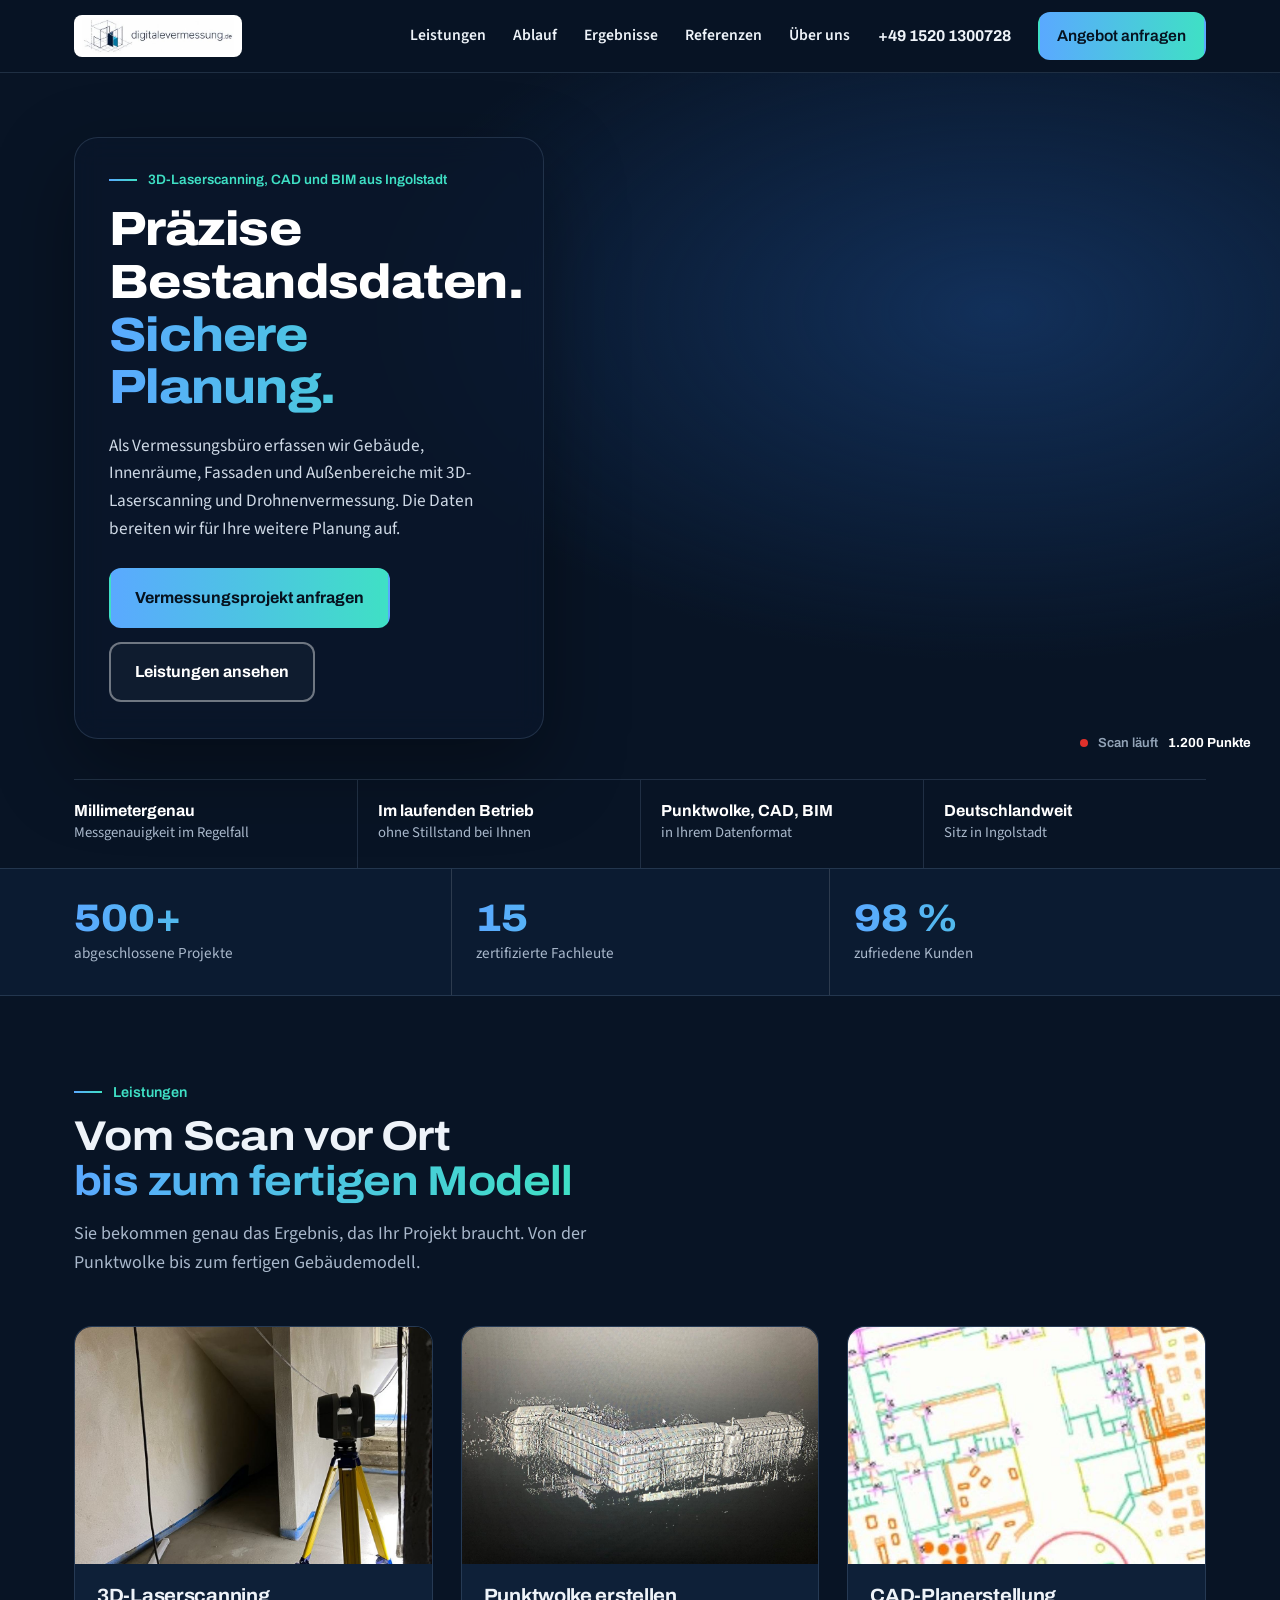
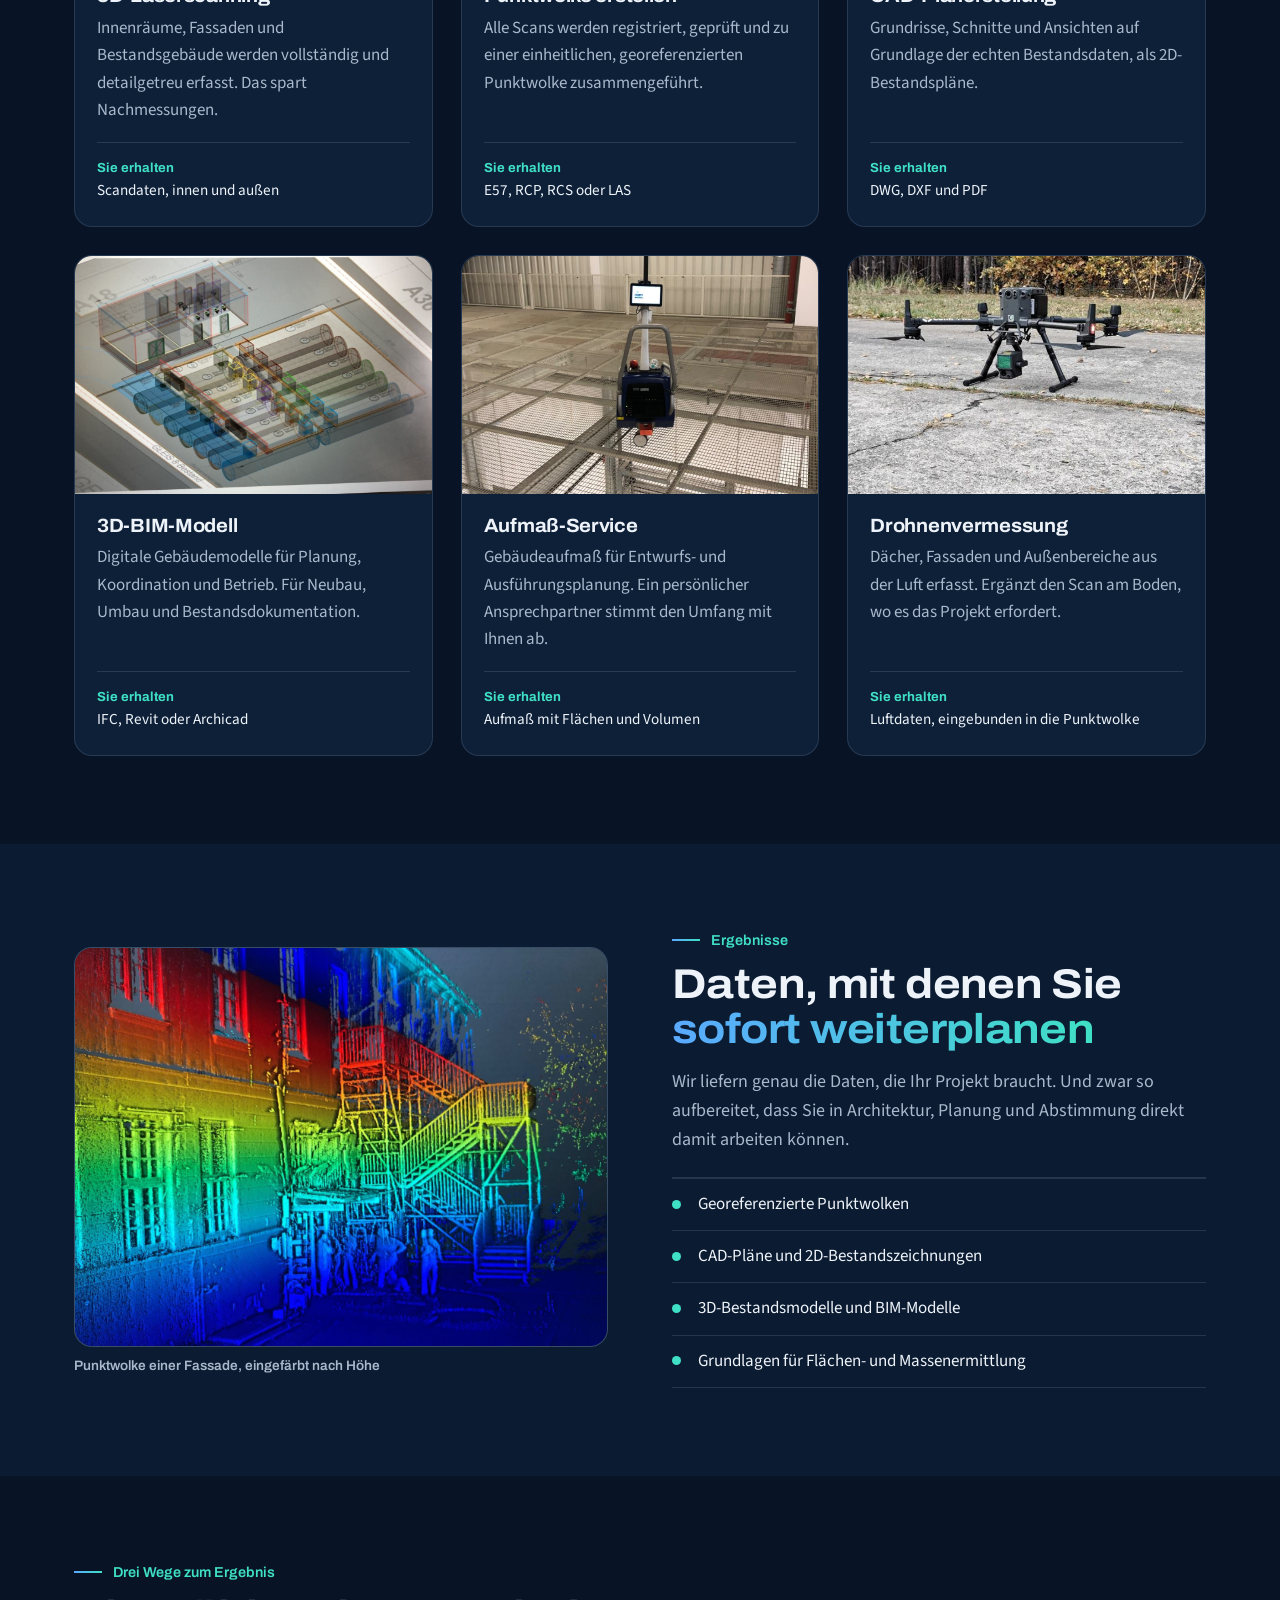
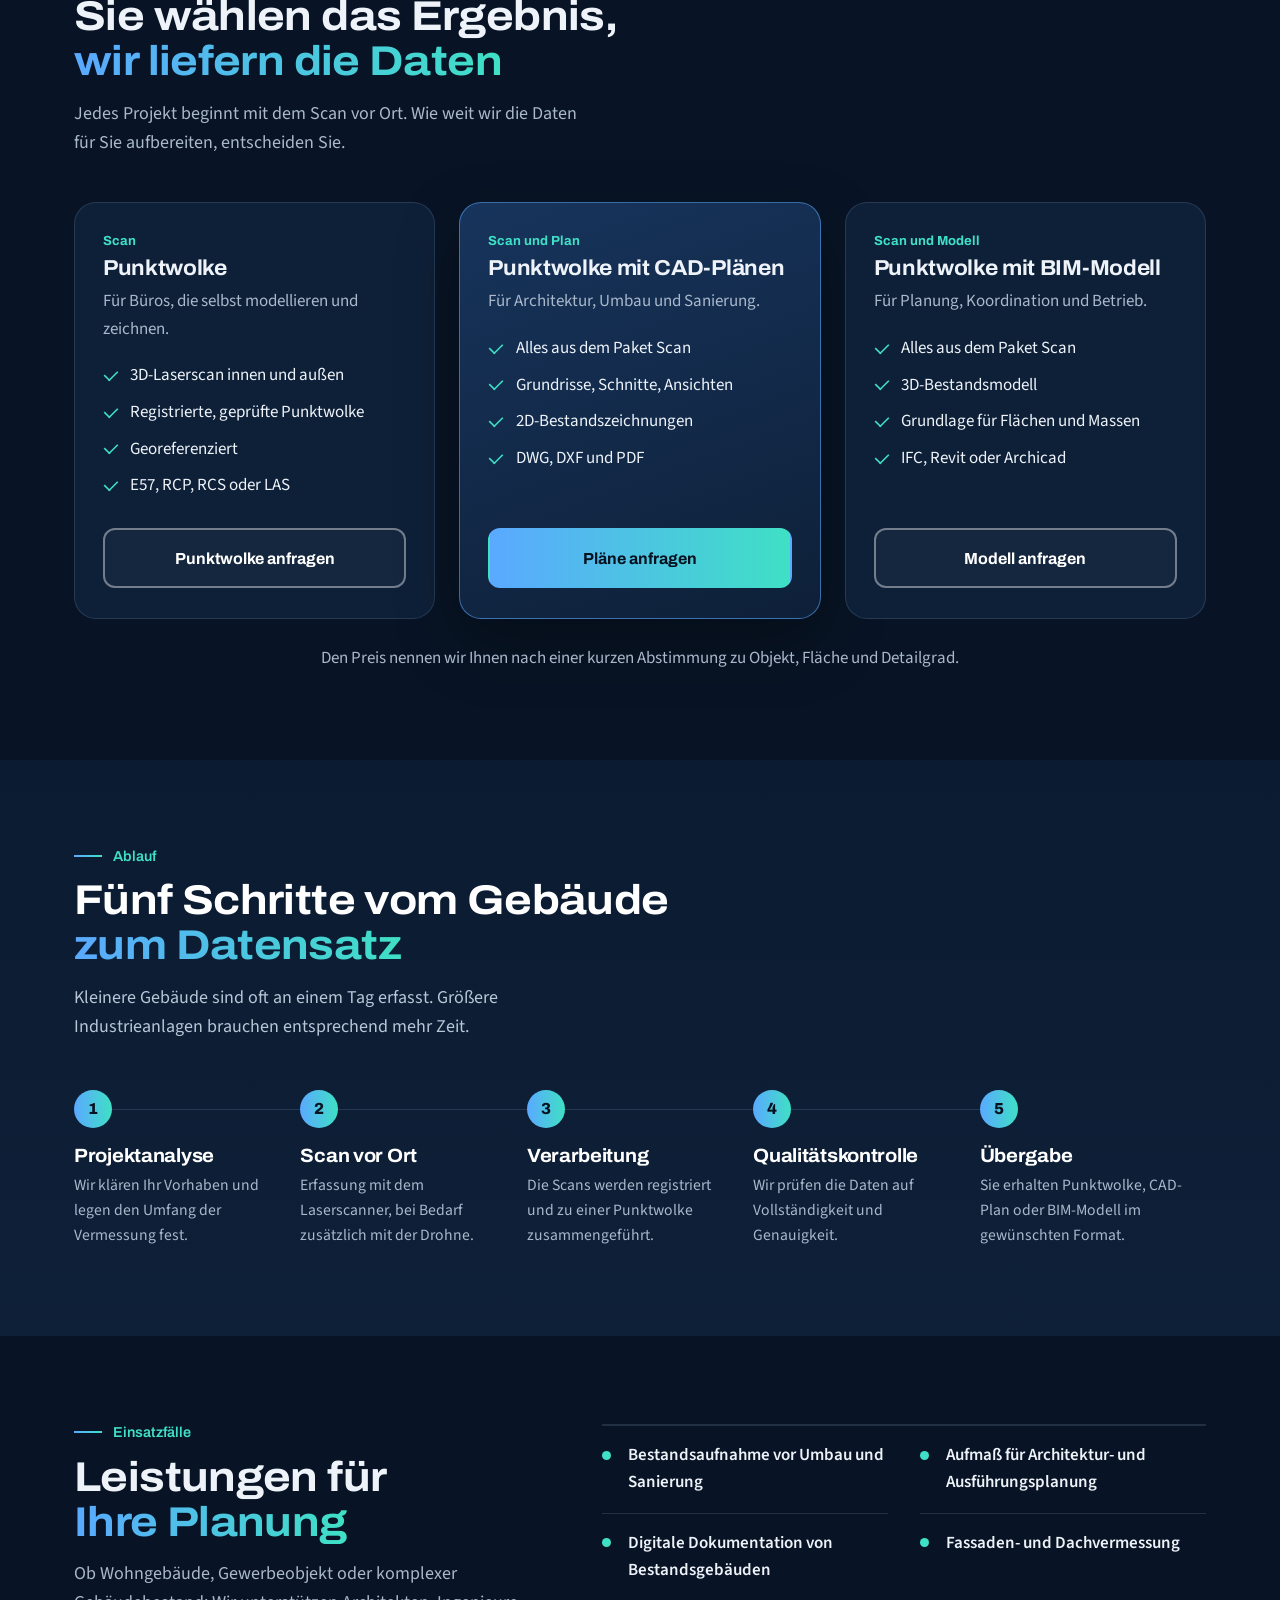
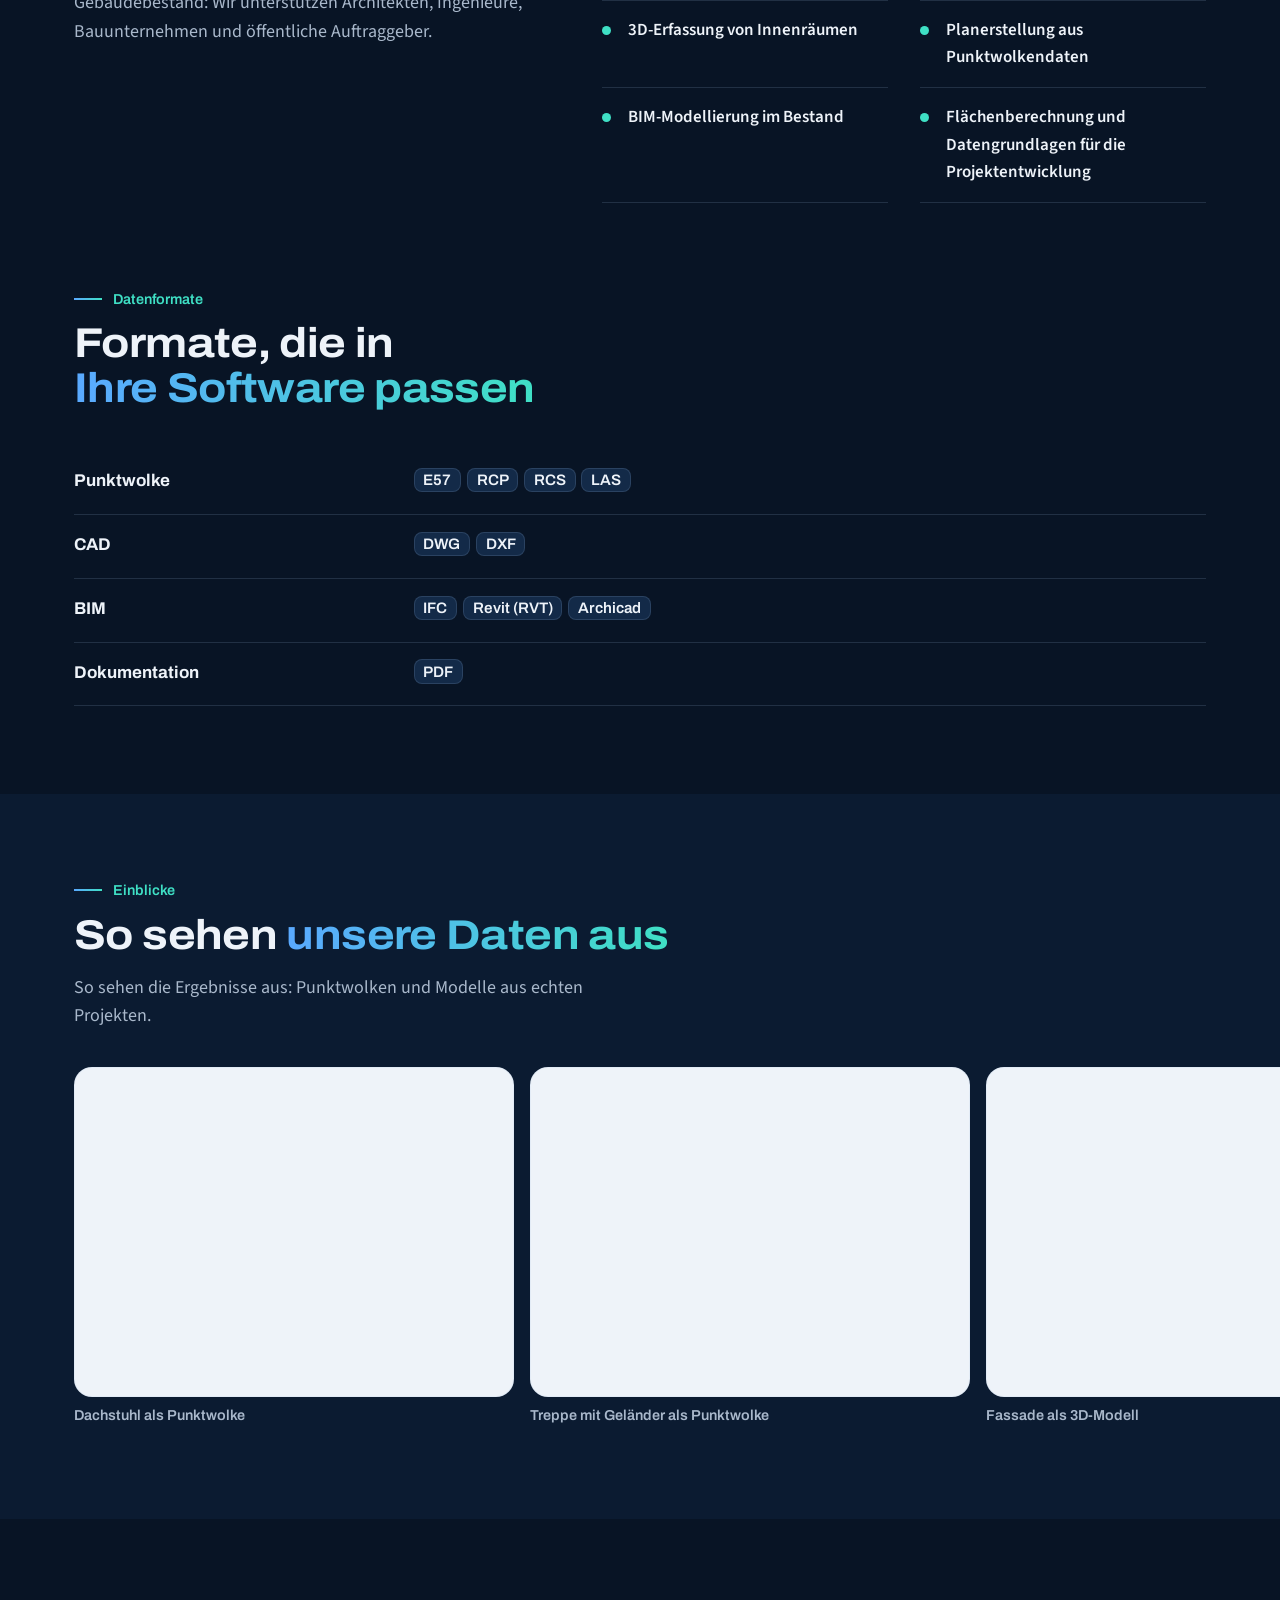
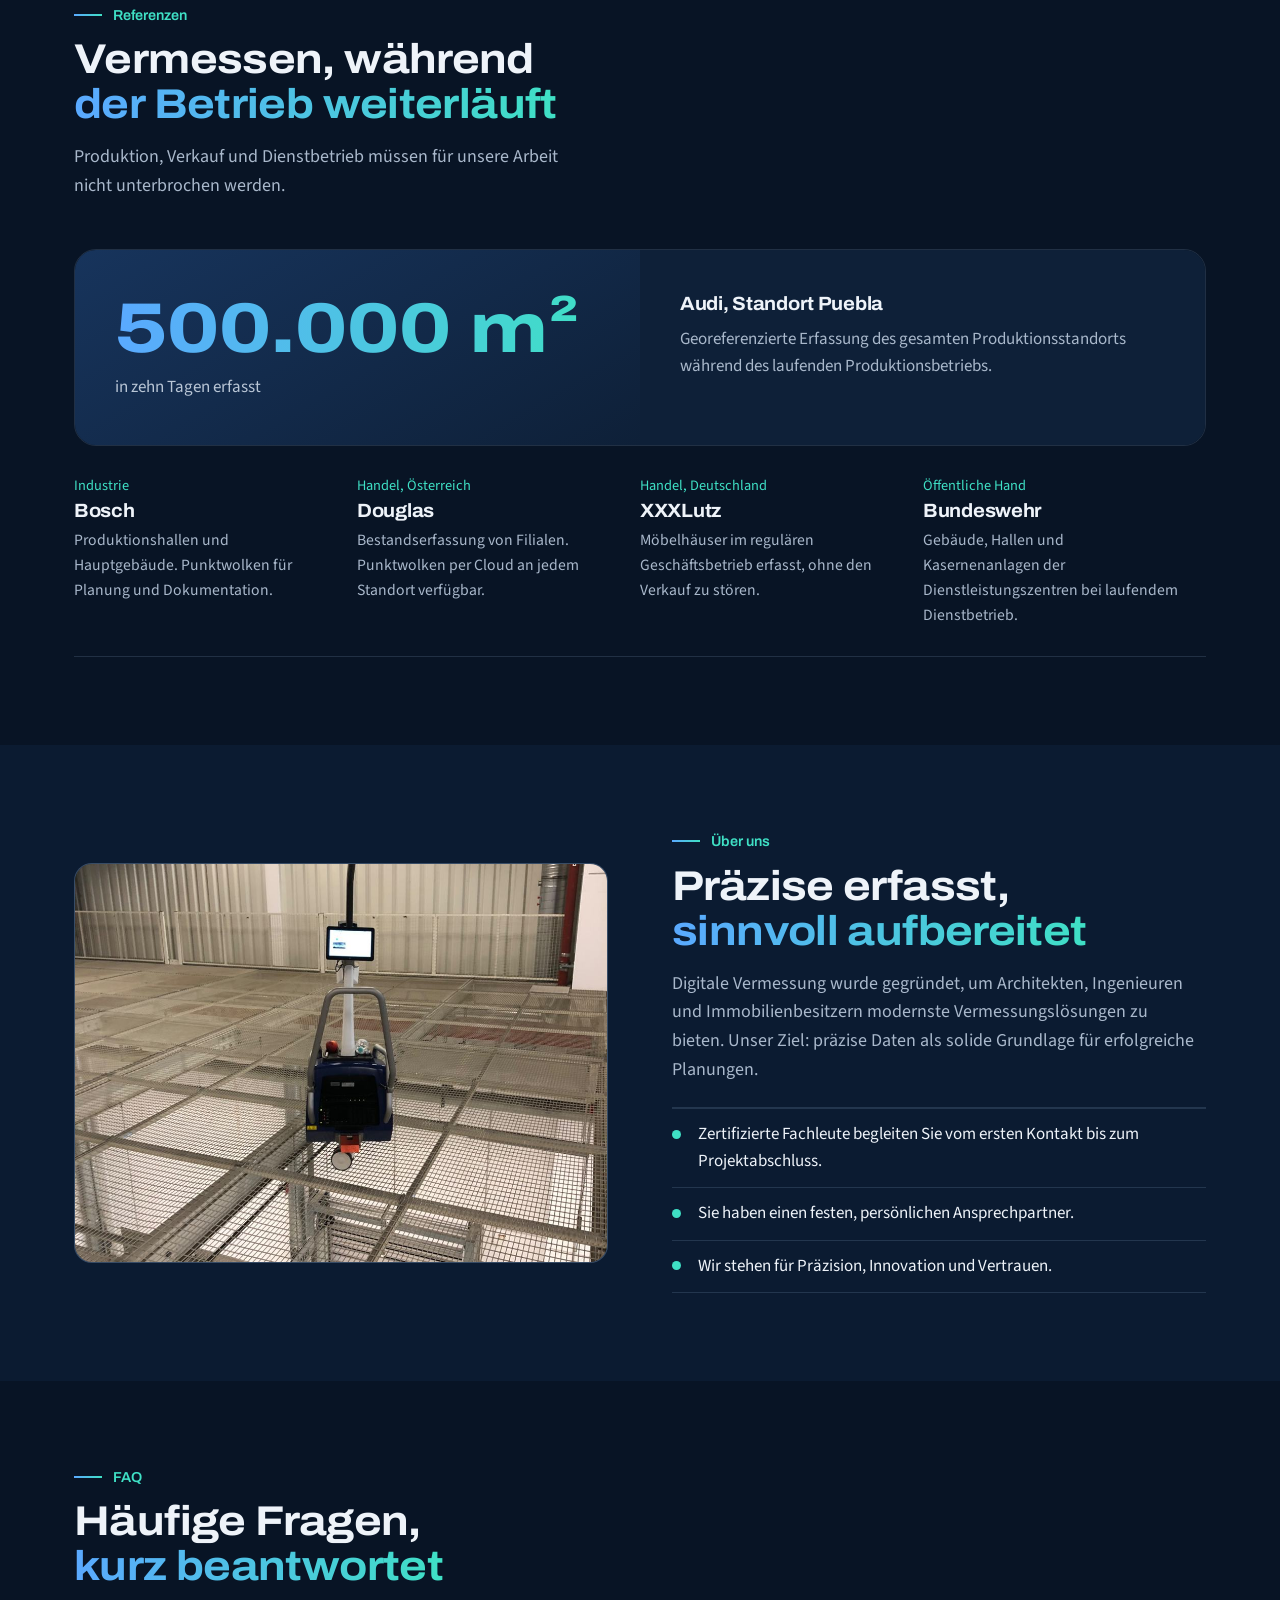
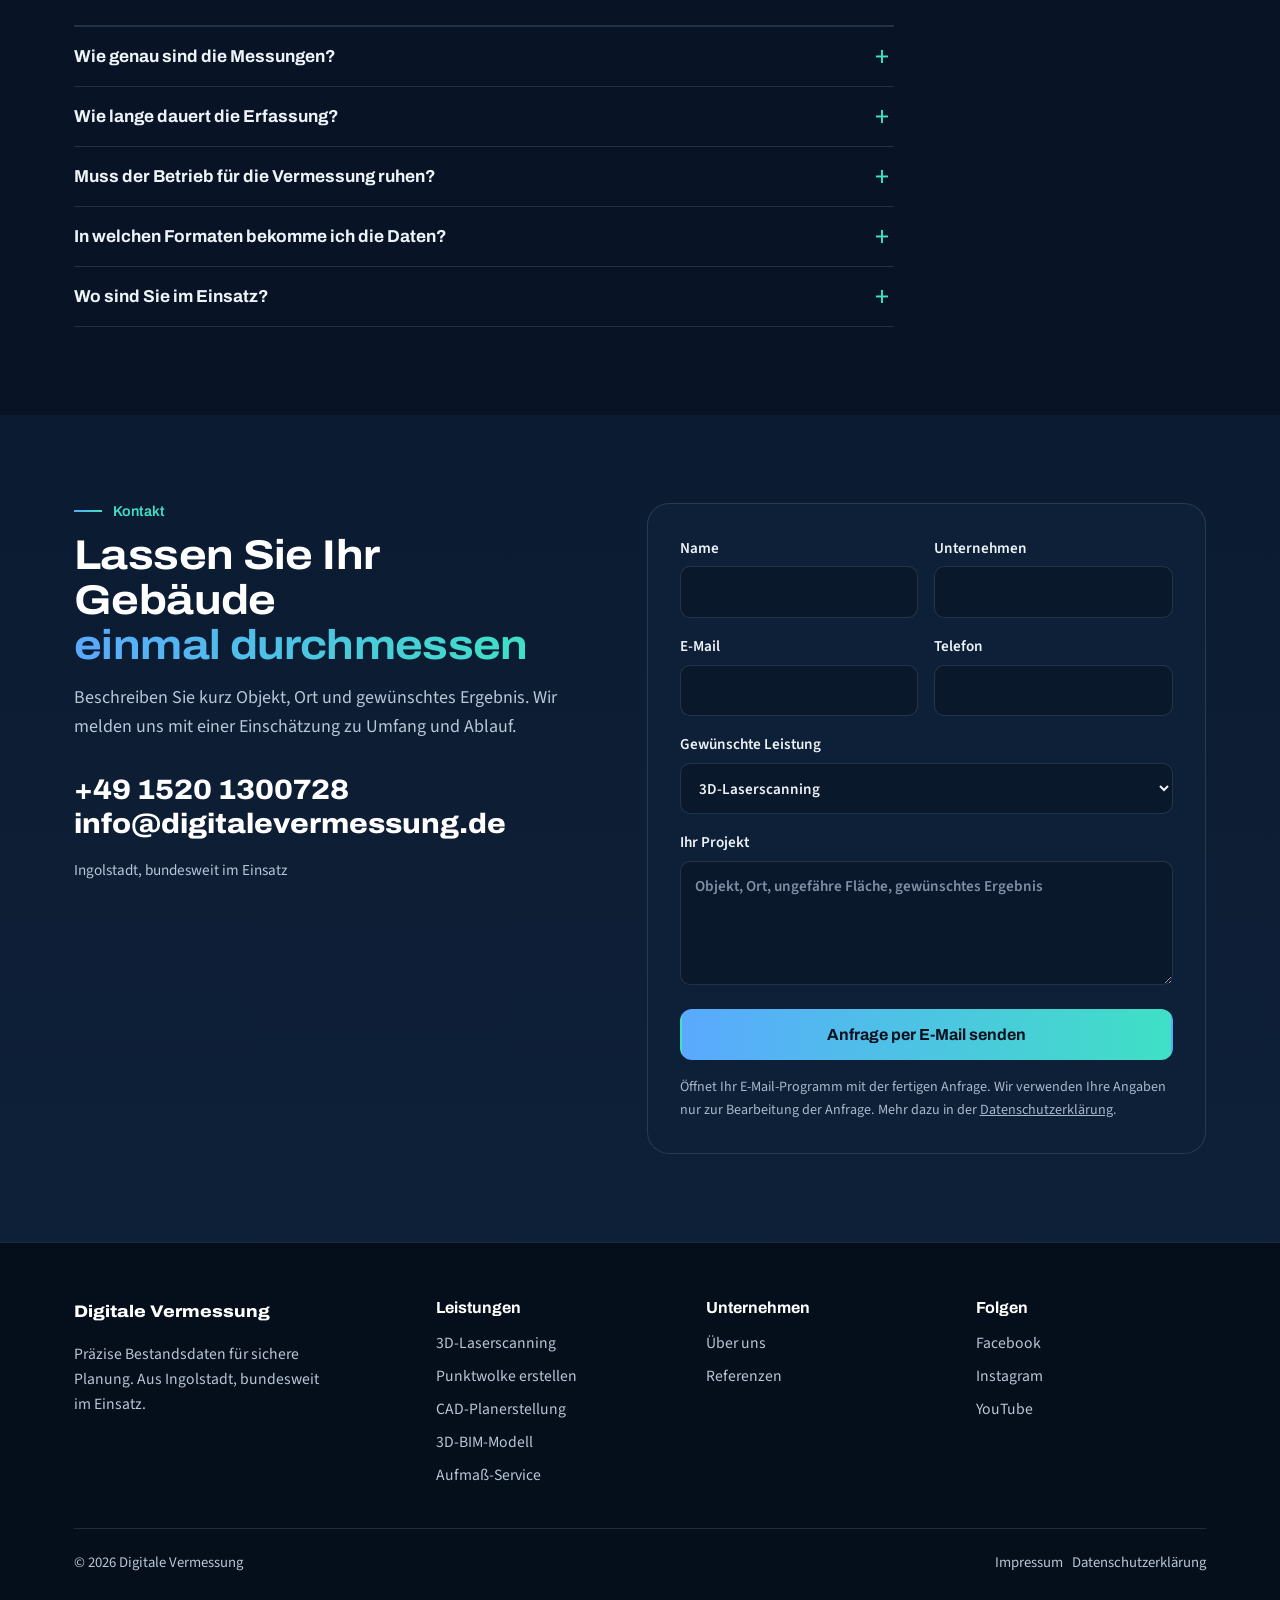
<file: index.html>
<!DOCTYPE html>
<html lang="de">
<head>
<meta charset="UTF-8">
<meta name="viewport" content="width=device-width, initial-scale=1">
<meta http-equiv="Content-Security-Policy" content="default-src 'none'; script-src 'self'; style-src 'self'; img-src 'self' data:; font-src 'self'; connect-src 'self'; media-src 'none'; manifest-src 'self'; base-uri 'none'; form-action 'none'; object-src 'none'; upgrade-insecure-requests">
<meta name="referrer" content="strict-origin-when-cross-origin">
<title>Digitale Vermessung | 3D-Laserscanning, Punktwolken, CAD und BIM</title>
<meta name="description" content="Präzise Bestandsdaten für sichere Planung: 3D-Laserscanning, Punktwolken, CAD-Pläne, BIM-Modelle, Aufmaß und Drohnenvermessung. Aus Ingolstadt, bundesweit im Einsatz.">
<meta property="og:title" content="Digitale Vermessung | Präzise Bestandsdaten für sichere Planung">
<meta property="og:description" content="3D-Laserscanning, Punktwolken, CAD und BIM für Architekten, Ingenieurbüros, Eigentümer und Projektentwickler.">
<meta property="og:image" content="https://www.digitalevermessung.de/img/punktwolke-fassade.jpg">
<meta name="theme-color" content="#081425">
<link rel="canonical" href="https://www.digitalevermessung.de/">
<link rel="icon" href="img/icon.png">
<link rel="preload" href="fonts/archivo.woff2" as="font" type="font/woff2" crossorigin>
<script type="application/ld+json">
{"@context":"https://schema.org","@type":"ProfessionalService","name":"Digitale Vermessung","url":"https://www.digitalevermessung.de","email":"info@digitalevermessung.de","telephone":"+49 1520 1300728","areaServed":"DE","address":{"@type":"PostalAddress","addressLocality":"Ingolstadt","addressCountry":"DE"},"sameAs":["https://www.facebook.com/digitalevermessung","https://www.instagram.com/digitalevermessung/","https://www.youtube.com/@DigitaleVermessung"]}
</script>
<link rel="stylesheet" href="css/site.css">
</head>
<body>

<header class="top">
  <div class="wrap">
    <a href="#" class="brand"><img src="img/logo.png" alt="Digitale Vermessung"></a>
    <button class="menu-btn" id="menuBtn" aria-expanded="false" aria-controls="nav">Menü</button>
    <nav class="nav" id="nav" aria-label="Hauptnavigation">
      <a href="#leistungen">Leistungen</a>
      <a href="#ablauf">Ablauf</a>
      <a href="#ergebnisse">Ergebnisse</a>
      <a href="#referenzen">Referenzen</a>
      <a href="#ueber-uns">Über uns</a>
      <a href="tel:+4915201300728" class="tel">+49 1520 1300728</a>
      <a href="#kontakt" class="btn btn-main">Angebot anfragen</a>
    </nav>
  </div>
</header>

<main>
<section class="hero">
  <div class="scan" role="img" aria-label="Animation: Ein Gebäude wird per Laserscan Punkt für Punkt erfasst">
    <canvas id="cloud"></canvas>
    <div class="scan-note"><i></i><span id="scanState">Scan läuft</span><b id="scanCount">0 Punkte</b></div>
  </div>
  <div class="wrap">
    <div class="hero-text glass">
      <p class="eyebrow">3D-Laserscanning, CAD und BIM aus Ingolstadt</p>
      <h1>Präzise Bestandsdaten. <span class="grad">Sichere Planung.</span></h1>
      <p>Als Vermessungsbüro erfassen wir Gebäude, Innenräume, Fassaden und Außenbereiche mit 3D-Laserscanning und Drohnenvermessung. Die Daten bereiten wir für Ihre weitere Planung auf.</p>
      <div class="cta-row">
        <a href="#kontakt" class="btn btn-main">Vermessungsprojekt anfragen</a>
        <a href="#leistungen" class="btn btn-ghost">Leistungen ansehen</a>
      </div>
    </div>
  </div>
  <div class="wrap">
    <ul class="hero-strip">
      <li><b>Millimetergenau</b><span>Messgenauigkeit im Regelfall</span></li>
      <li><b>Im laufenden Betrieb</b><span>ohne Stillstand bei Ihnen</span></li>
      <li><b>Punktwolke, CAD, BIM</b><span>in Ihrem Datenformat</span></li>
      <li><b>Deutschlandweit</b><span>Sitz in Ingolstadt</span></li>
    </ul>
  </div>
</section>

<section class="facts" aria-label="Kennzahlen">
  <div class="wrap">
    <ul>
      <li><b>500+</b><span>abgeschlossene Projekte</span></li>
      <li><b>15</b><span>zertifizierte Fachleute</span></li>
      <li><b>98 %</b><span>zufriedene Kunden</span></li>
    </ul>
  </div>
</section>

<section class="band" id="leistungen">
  <div class="wrap">
    <p class="eyebrow">Leistungen</p>
    <h2>Vom Scan vor Ort <span class="grad">bis zum fertigen Modell</span></h2>
    <p class="intro">Sie bekommen genau das Ergebnis, das Ihr Projekt braucht. Von der Punktwolke bis zum fertigen Gebäudemodell.</p>
    <div class="services">
      <a class="svc" href="#kontakt">
        <img src="img/laserscanner-stativ.jpg" alt="Laserscanner auf Stativ in einem Rohbau" loading="lazy">
        <div class="svc-body">
          <h3>3D-Laserscanning</h3>
          <p>Innenräume, Fassaden und Bestandsgebäude werden vollständig und detailgetreu erfasst. Das spart Nachmessungen.</p>
          <div class="out"><b>Sie erhalten</b>Scandaten, innen und außen</div>
        </div>
      </a>
      <a class="svc" href="#kontakt">
        <img src="img/punktwolke-gebaeude.jpg" alt="Punktwolke eines mehrflügeligen Gebäudes" loading="lazy">
        <div class="svc-body">
          <h3>Punktwolke erstellen</h3>
          <p>Alle Scans werden registriert, geprüft und zu einer einheitlichen, georeferenzierten Punktwolke zusammengeführt.</p>
          <div class="out"><b>Sie erhalten</b>E57, RCP, RCS oder LAS</div>
        </div>
      </a>
      <a class="svc" href="#kontakt">
        <img src="img/cad-plan.jpg" alt="Farbiger CAD-Grundriss" loading="lazy">
        <div class="svc-body">
          <h3>CAD-Planerstellung</h3>
          <p>Grundrisse, Schnitte und Ansichten auf Grundlage der echten Bestandsdaten, als 2D-Bestandspläne.</p>
          <div class="out"><b>Sie erhalten</b>DWG, DXF und PDF</div>
        </div>
      </a>
      <a class="svc" href="#kontakt">
        <img src="img/bim-modell.jpg" alt="3D-Modell einer technischen Anlage mit Behältern" loading="lazy">
        <div class="svc-body">
          <h3>3D-BIM-Modell</h3>
          <p>Digitale Gebäudemodelle für Planung, Koordination und Betrieb. Für Neubau, Umbau und Bestandsdokumentation.</p>
          <div class="out"><b>Sie erhalten</b>IFC, Revit oder Archicad</div>
        </div>
      </a>
      <a class="svc" href="#kontakt">
        <img src="img/scanner-halle.jpg" alt="Mobiler Scanner in einer Industriehalle" loading="lazy">
        <div class="svc-body">
          <h3>Aufmaß-Service</h3>
          <p>Gebäudeaufmaß für Entwurfs- und Ausführungsplanung. Ein persönlicher Ansprechpartner stimmt den Umfang mit Ihnen ab.</p>
          <div class="out"><b>Sie erhalten</b>Aufmaß mit Flächen und Volumen</div>
        </div>
      </a>
      <a class="svc" href="#kontakt">
        <img src="img/drohne.jpg" alt="Vermessungsdrohne vor dem Start" loading="lazy">
        <div class="svc-body">
          <h3>Drohnenvermessung</h3>
          <p>Dächer, Fassaden und Außenbereiche aus der Luft erfasst. Ergänzt den Scan am Boden, wo es das Projekt erfordert.</p>
          <div class="out"><b>Sie erhalten</b>Luftdaten, eingebunden in die Punktwolke</div>
        </div>
      </a>
    </div>
  </div>
</section>

<section class="band band-paper" id="ergebnisse">
  <div class="wrap about">
    <figure class="shot">
      <img src="img/punktwolke-fassade.jpg" alt="Farbige Punktwolke einer Gebäudefassade mit Außentreppe" loading="lazy">
      <figcaption>Punktwolke einer Fassade, eingefärbt nach Höhe</figcaption>
    </figure>
    <div>
      <p class="eyebrow">Ergebnisse</p>
    <h2>Daten, mit denen Sie <span class="grad">sofort weiterplanen</span></h2>
      <p class="intro">Wir liefern genau die Daten, die Ihr Projekt braucht. Und zwar so aufbereitet, dass Sie in Architektur, Planung und Abstimmung direkt damit arbeiten können.</p>
      <ul>
        <li>Georeferenzierte Punktwolken</li>
        <li>CAD-Pläne und 2D-Bestandszeichnungen</li>
        <li>3D-Bestandsmodelle und BIM-Modelle</li>
        <li>Grundlagen für Flächen- und Massenermittlung</li>
      </ul>
    </div>
  </div>
</section>

<section class="band" id="pakete">
  <div class="wrap">
    <p class="eyebrow">Drei Wege zum Ergebnis</p>
    <h2>Sie wählen das Ergebnis, <span class="grad">wir liefern die Daten</span></h2>
    <p class="intro">Jedes Projekt beginnt mit dem Scan vor Ort. Wie weit wir die Daten für Sie aufbereiten, entscheiden Sie.</p>
    <div class="packs">
      <article class="pack">
        <p class="pack-tag">Scan</p>
        <h3>Punktwolke</h3>
        <p>Für Büros, die selbst modellieren und zeichnen.</p>
        <ul>
          <li>3D-Laserscan innen und außen</li>
          <li>Registrierte, geprüfte Punktwolke</li>
          <li>Georeferenziert</li>
          <li>E57, RCP, RCS oder LAS</li>
        </ul>
        <a href="#kontakt" class="btn btn-ghost">Punktwolke anfragen</a>
      </article>
      <article class="pack pack-hi">
        <p class="pack-tag">Scan und Plan</p>
        <h3>Punktwolke mit CAD-Plänen</h3>
        <p>Für Architektur, Umbau und Sanierung.</p>
        <ul>
          <li>Alles aus dem Paket Scan</li>
          <li>Grundrisse, Schnitte, Ansichten</li>
          <li>2D-Bestandszeichnungen</li>
          <li>DWG, DXF und PDF</li>
        </ul>
        <a href="#kontakt" class="btn btn-main">Pläne anfragen</a>
      </article>
      <article class="pack">
        <p class="pack-tag">Scan und Modell</p>
        <h3>Punktwolke mit BIM-Modell</h3>
        <p>Für Planung, Koordination und Betrieb.</p>
        <ul>
          <li>Alles aus dem Paket Scan</li>
          <li>3D-Bestandsmodell</li>
          <li>Grundlage für Flächen und Massen</li>
          <li>IFC, Revit oder Archicad</li>
        </ul>
        <a href="#kontakt" class="btn btn-ghost">Modell anfragen</a>
      </article>
    </div>
    <p class="packs-note">Den Preis nennen wir Ihnen nach einer kurzen Abstimmung zu Objekt, Fläche und Detailgrad.</p>
  </div>
</section>

<section class="band band-ink" id="ablauf">
  <div class="wrap">
    <p class="eyebrow">Ablauf</p>
    <h2>Fünf Schritte vom Gebäude <span class="grad">zum Datensatz</span></h2>
    <p class="intro">Kleinere Gebäude sind oft an einem Tag erfasst. Größere Industrieanlagen brauchen entsprechend mehr Zeit.</p>
    <ol class="chain">
      <li><h3>Projektanalyse</h3><p>Wir klären Ihr Vorhaben und legen den Umfang der Vermessung fest.</p></li>
      <li><h3>Scan vor Ort</h3><p>Erfassung mit dem Laserscanner, bei Bedarf zusätzlich mit der Drohne.</p></li>
      <li><h3>Verarbeitung</h3><p>Die Scans werden registriert und zu einer Punktwolke zusammengeführt.</p></li>
      <li><h3>Qualitätskontrolle</h3><p>Wir prüfen die Daten auf Vollständigkeit und Genauigkeit.</p></li>
      <li><h3>Übergabe</h3><p>Sie erhalten Punktwolke, CAD-Plan oder BIM-Modell im gewünschten Format.</p></li>
    </ol>
  </div>
</section>

<section class="band">
  <div class="wrap two">
    <div>
      <p class="eyebrow">Einsatzfälle</p>
    <h2>Leistungen für <span class="grad">Ihre Planung</span></h2>
      <p class="intro">Ob Wohngebäude, Gewerbeobjekt oder komplexer Gebäudebestand: Wir unterstützen Architekten, Ingenieure, Bauunternehmen und öffentliche Auftraggeber.</p>
    </div>
    <ul class="tasks">
      <li>Bestandsaufnahme vor Umbau und Sanierung</li>
      <li>Aufmaß für Architektur- und Ausführungsplanung</li>
      <li>Digitale Dokumentation von Bestandsgebäuden</li>
      <li>Fassaden- und Dachvermessung</li>
      <li>3D-Erfassung von Innenräumen</li>
      <li>Planerstellung aus Punktwolkendaten</li>
      <li>BIM-Modellierung im Bestand</li>
      <li>Flächenberechnung und Datengrundlagen für die Projektentwicklung</li>
    </ul>
  </div>
  </div>
</section>

<section class="band flush-top">
  <div class="wrap">
    <p class="eyebrow">Datenformate</p>
    <h2>Formate, die in <span class="grad">Ihre Software passen</span></h2>
    <table class="formats">
      <tr><th scope="row">Punktwolke</th><td><code>E57</code><code>RCP</code><code>RCS</code><code>LAS</code></td></tr>
      <tr><th scope="row">CAD</th><td><code>DWG</code><code>DXF</code></td></tr>
      <tr><th scope="row">BIM</th><td><code>IFC</code><code>Revit (RVT)</code><code>Archicad</code></td></tr>
      <tr><th scope="row">Dokumentation</th><td><code>PDF</code></td></tr>
    </table>
  </div>
</section>

<section class="band band-paper" id="einblicke">
  <div class="wrap">
    <p class="eyebrow">Einblicke</p>
    <h2>So sehen <span class="grad">unsere Daten aus</span></h2>
    <p class="intro">So sehen die Ergebnisse aus: Punktwolken und Modelle aus echten Projekten.</p>
  </div>
  <div class="gallery" tabindex="0" aria-label="Bildergalerie, seitlich scrollbar">
    <figure><img src="img/punktwolke-dachstuhl.jpg" alt="Punktwolke eines Dachstuhls" loading="lazy"><figcaption>Dachstuhl als Punktwolke</figcaption></figure>
    <figure><img src="img/punktwolke-treppe.jpg" alt="Punktwolke einer historischen Treppe" loading="lazy"><figcaption>Treppe mit Geländer als Punktwolke</figcaption></figure>
    <figure><img src="img/modell-fassade.jpg" alt="3D-Modell einer Gebäudefassade" loading="lazy"><figcaption>Fassade als 3D-Modell</figcaption></figure>
    <figure><img src="img/punktwolke-halle.jpg" alt="Punktwolke einer Halle mit Dachtragwerk" loading="lazy"><figcaption>Halle mit Tragwerk</figcaption></figure>
    <figure><img src="img/modell-anlage.jpg" alt="3D-Modell einer Antennenanlage in CAD" loading="lazy"><figcaption>Technische Anlage im CAD-Modell</figcaption></figure>
  </div>
</section>

<section class="band" id="referenzen">
  <div class="wrap">
    <p class="eyebrow">Referenzen</p>
    <h2>Vermessen, während <span class="grad">der Betrieb weiterläuft</span></h2>
    <p class="intro">Produktion, Verkauf und Dienstbetrieb müssen für unsere Arbeit nicht unterbrochen werden.</p>
    <div class="lead-ref">
      <div class="num"><b>500.000 m²</b><span>in zehn Tagen erfasst</span></div>
      <div class="txt">
        <h3>Audi, Standort Puebla</h3>
        <p>Georeferenzierte Erfassung des gesamten Produktionsstandorts während des laufenden Produktionsbetriebs.</p>
      </div>
    </div>
    <div class="refs">
      <div><small>Industrie</small><h3>Bosch</h3><p>Produktionshallen und Hauptgebäude. Punktwolken für Planung und Dokumentation.</p></div>
      <div><small>Handel, Österreich</small><h3>Douglas</h3><p>Bestandserfassung von Filialen. Punktwolken per Cloud an jedem Standort verfügbar.</p></div>
      <div><small>Handel, Deutschland</small><h3>XXXLutz</h3><p>Möbelhäuser im regulären Geschäftsbetrieb erfasst, ohne den Verkauf zu stören.</p></div>
      <div><small>Öffentliche Hand</small><h3>Bundeswehr</h3><p>Gebäude, Hallen und Kasernenanlagen der Dienstleistungszentren bei laufendem Dienstbetrieb.</p></div>
    </div>
  </div>
</section>

<section class="band band-paper" id="ueber-uns">
  <div class="wrap about">
    <img src="img/scanner-halle.jpg" alt="Mobiler Scanner bei der Erfassung einer Industriehalle" loading="lazy">
    <div>
      <p class="eyebrow">Über uns</p>
    <h2>Präzise erfasst, <span class="grad">sinnvoll aufbereitet</span></h2>
      <p class="intro">Digitale Vermessung wurde gegründet, um Architekten, Ingenieuren und Immobilienbesitzern modernste Vermessungslösungen zu bieten. Unser Ziel: präzise Daten als solide Grundlage für erfolgreiche Planungen.</p>
      <ul>
        <li>Zertifizierte Fachleute begleiten Sie vom ersten Kontakt bis zum Projektabschluss.</li>
        <li>Sie haben einen festen, persönlichen Ansprechpartner.</li>
        <li>Wir stehen für Präzision, Innovation und Vertrauen.</li>
      </ul>
    </div>
  </div>
</section>

<section class="band" id="faq">
  <div class="wrap">
    <p class="eyebrow">FAQ</p>
    <h2>Häufige Fragen, <span class="grad">kurz beantwortet</span></h2>
    <div class="faq">
      <details><summary>Wie genau sind die Messungen?</summary><p>Moderne Laserscanner erreichen im Regelfall Messgenauigkeiten im Millimeterbereich. Die Genauigkeit richtet sich nach Projektumfang und Ihren Anforderungen.</p></details>
      <details><summary>Wie lange dauert die Erfassung?</summary><p>Kleinere Gebäude sind oft an einem Tag erfasst. Größere Industrieanlagen brauchen mehr Zeit. Bei Audi in Puebla waren es rund 500.000 m² in zehn Tagen.</p></details>
      <details><summary>Muss der Betrieb für die Vermessung ruhen?</summary><p>Nein. Wir haben Produktionsstandorte, Möbelhäuser und Kasernen im laufenden Betrieb erfasst.</p></details>
      <details><summary>In welchen Formaten bekomme ich die Daten?</summary><p>Punktwolken als E57, RCP, RCS oder LAS. CAD als DWG oder DXF. BIM als IFC, Revit oder Archicad. Dazu Pläne als PDF.</p></details>
      <details><summary>Wo sind Sie im Einsatz?</summary><p>Unser Sitz ist in Ingolstadt. Wir arbeiten in ganz Deutschland.</p></details>
    </div>
  </div>
</section>

<section class="band band-ink" id="kontakt">
  <div class="wrap contact">
    <div>
      <p class="eyebrow">Kontakt</p>
    <h2>Lassen Sie Ihr Gebäude <span class="grad">einmal durchmessen</span></h2>
      <p class="intro">Beschreiben Sie kurz Objekt, Ort und gewünschtes Ergebnis. Wir melden uns mit einer Einschätzung zu Umfang und Ablauf.</p>
      <div class="direct">
        <a href="tel:+4915201300728">+49 1520 1300728</a>
        <a href="mailto:info@digitalevermessung.de">info@digitalevermessung.de</a>
        <small>Ingolstadt, bundesweit im Einsatz</small>
      </div>
    </div>
    <form id="form">
      <div class="row">
        <label>Name<input name="name" autocomplete="name" required></label>
        <label>Unternehmen<input name="firma" autocomplete="organization"></label>
      </div>
      <div class="row">
        <label>E-Mail<input type="email" name="email" autocomplete="email" required></label>
        <label>Telefon<input type="tel" name="tel" autocomplete="tel"></label>
      </div>
      <label>Gewünschte Leistung
        <select name="leistung">
          <option>3D-Laserscanning</option><option>Punktwolke</option><option>CAD-Pläne</option><option>BIM-Modell</option><option>Aufmaß</option><option>Drohnenvermessung</option><option>Noch offen, bitte beraten</option>
        </select>
      </label>
      <label>Ihr Projekt<textarea name="nachricht" rows="4" placeholder="Objekt, Ort, ungefähre Fläche, gewünschtes Ergebnis"></textarea></label>
      <button class="btn btn-main" type="submit">Anfrage per E-Mail senden</button>
      <p class="hint">Öffnet Ihr E-Mail-Programm mit der fertigen Anfrage. Wir verwenden Ihre Angaben nur zur Bearbeitung der Anfrage. Mehr dazu in der <a href="datenschutz.html">Datenschutzerklärung</a>.</p>
    </form>
  </div>
</section>
</main>

<footer>
  <div class="wrap">
    <div class="fgrid">
      <div>
        <a href="#" class="brand">Digitale Vermessung</a>
        <p class="narrow">Präzise Bestandsdaten für sichere Planung. Aus Ingolstadt, bundesweit im Einsatz.</p>
      </div>
      <div><h4>Leistungen</h4><ul class="plain">
        <li><a href="#leistungen">3D-Laserscanning</a></li>
        <li><a href="#leistungen">Punktwolke erstellen</a></li>
        <li><a href="#leistungen">CAD-Planerstellung</a></li>
        <li><a href="#leistungen">3D-BIM-Modell</a></li>
        <li><a href="#leistungen">Aufmaß-Service</a></li>
      </ul></div>
      <div><h4>Unternehmen</h4><ul>
        <li><a href="#ueber-uns">Über uns</a></li>
        <li><a href="#referenzen">Referenzen</a></li>
                      </ul></div>
      <div><h4>Folgen</h4><ul>
        <li><a href="https://www.facebook.com/digitalevermessung" rel="noopener noreferrer">Facebook</a></li>
        <li><a href="https://www.instagram.com/digitalevermessung/" rel="noopener noreferrer">Instagram</a></li>
        <li><a href="https://www.youtube.com/@DigitaleVermessung" rel="noopener noreferrer">YouTube</a></li>
      </ul></div>
    </div>
    <div class="legal">
      <span>&copy; <span id="y"></span> Digitale Vermessung</span>
      <span><a href="impressum.html">Impressum</a> &nbsp; <a href="datenschutz.html">Datenschutzerklärung</a></span>
    </div>
  </div>
</footer>

<div class="bar">
  <a href="tel:+4915201300728" class="btn btn-line">Anrufen</a>
  <a href="#kontakt" class="btn btn-main">Angebot anfragen</a>
</div>

<script src="js/site.js" defer></script>
</body>
</html>
</file>
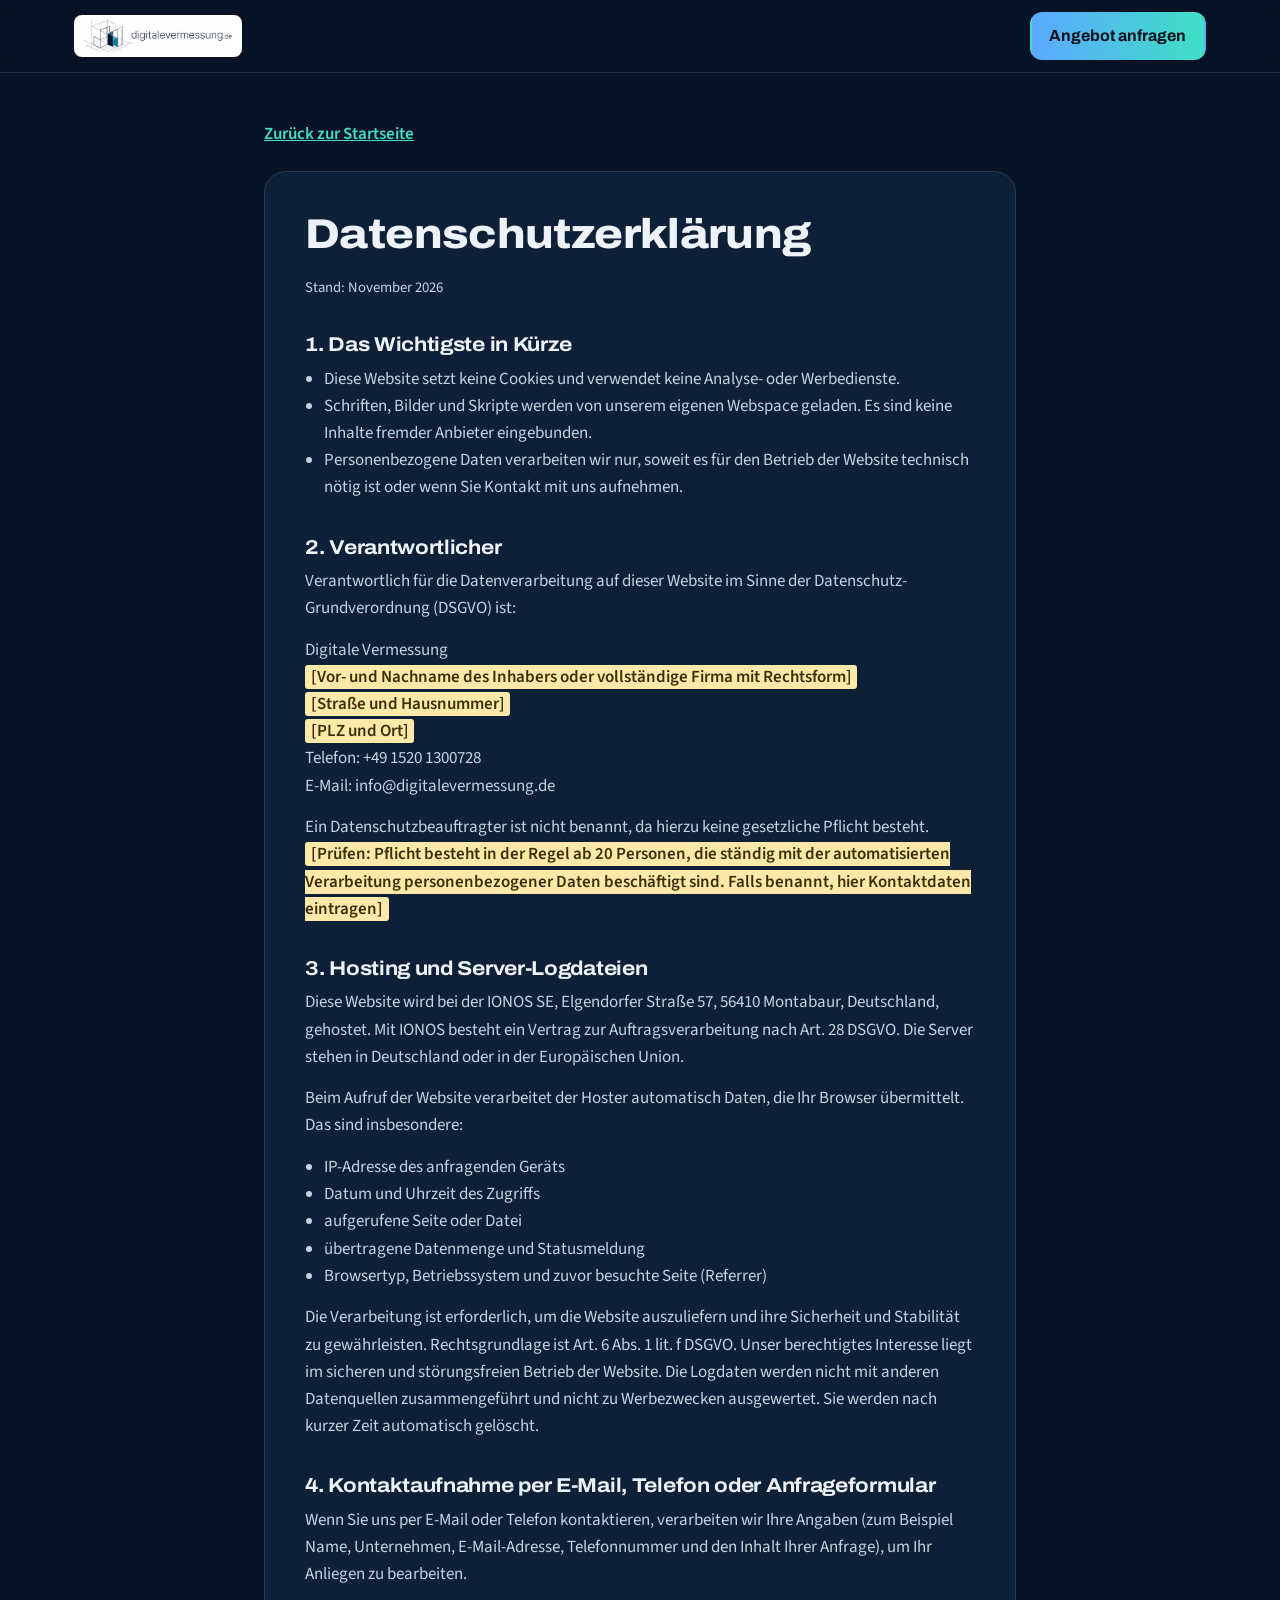
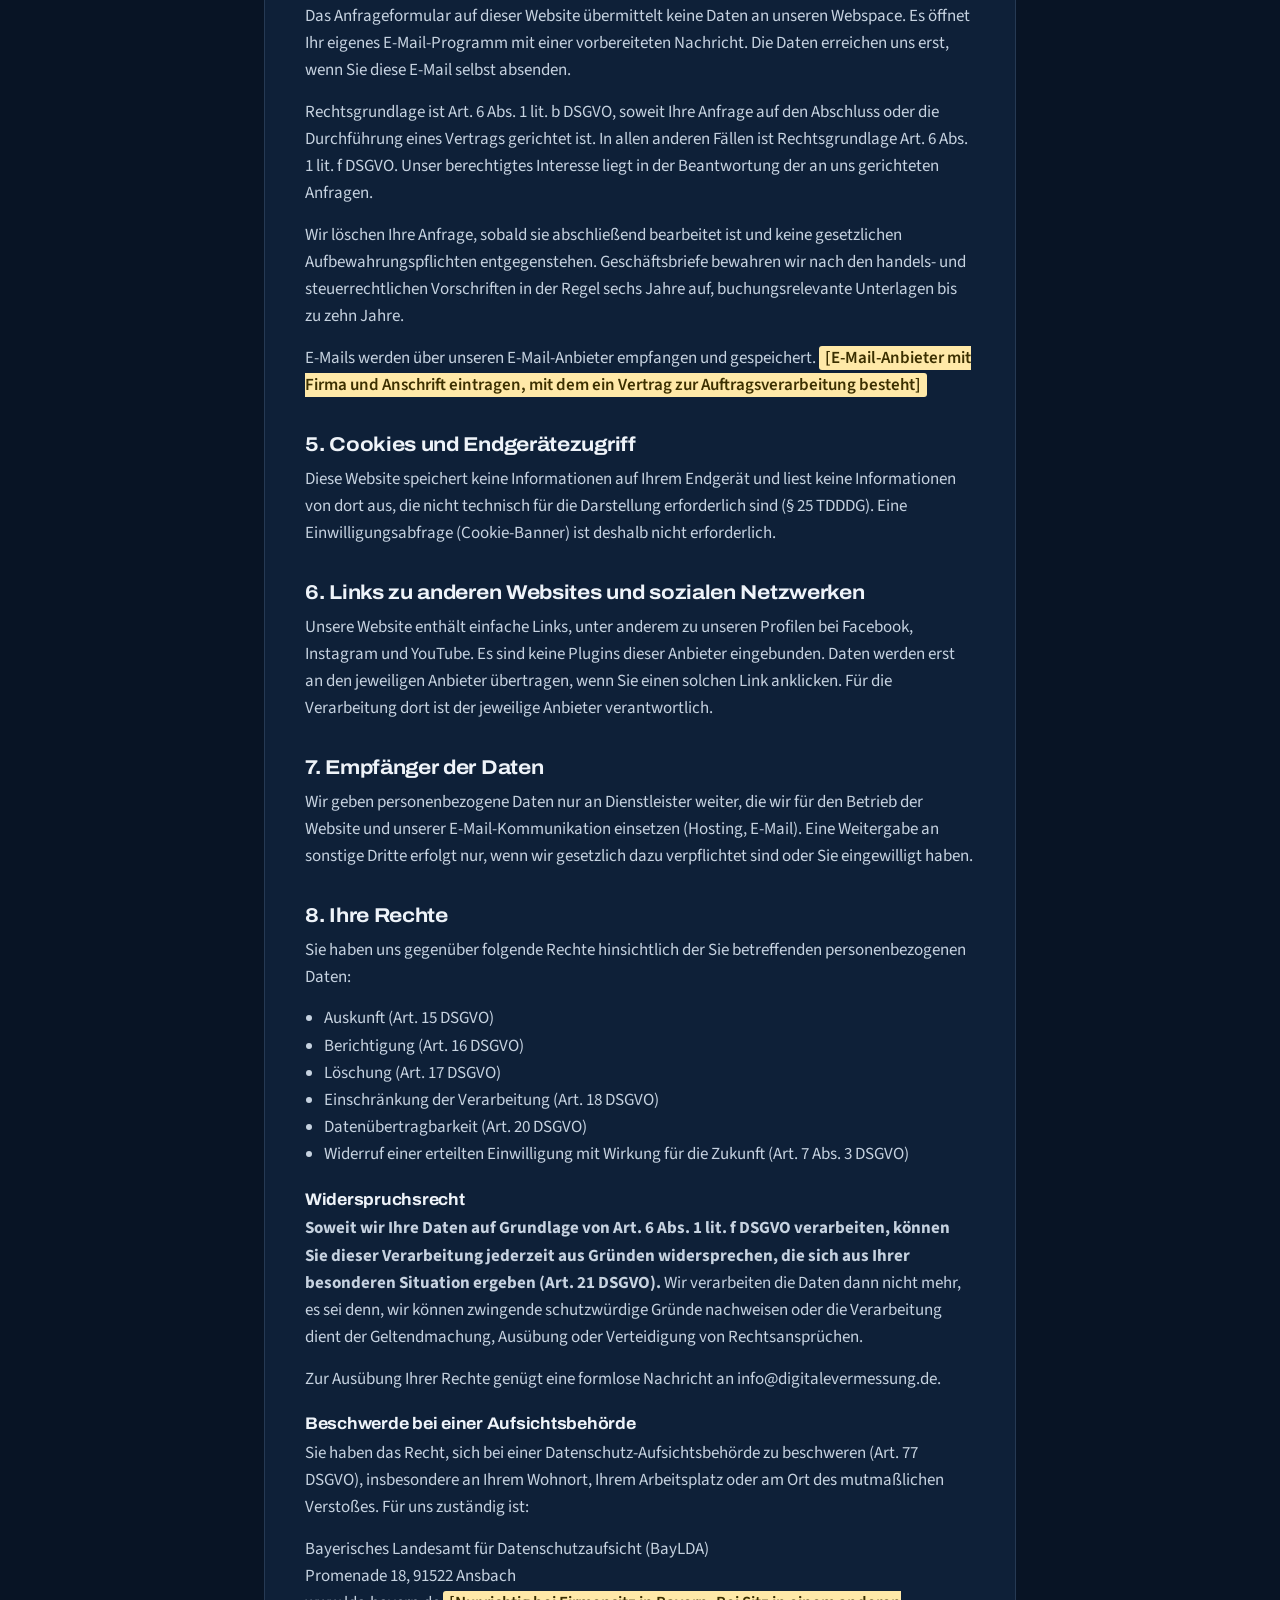
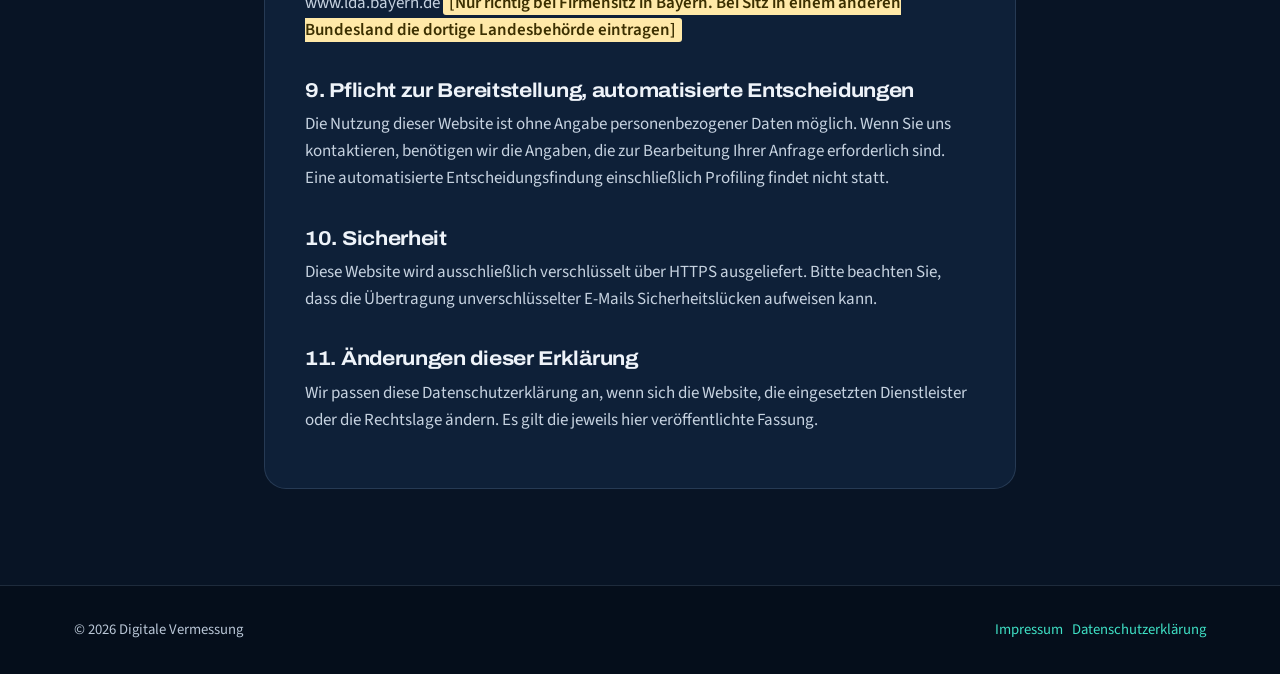
<file: datenschutz.html>
<!DOCTYPE html>
<html lang="de">
<head>
<meta charset="UTF-8">
<meta name="viewport" content="width=device-width, initial-scale=1">
<meta http-equiv="Content-Security-Policy" content="default-src 'none'; style-src 'self'; img-src 'self'; font-src 'self'; base-uri 'none'; form-action 'none'; object-src 'none'; upgrade-insecure-requests">
<meta name="referrer" content="strict-origin-when-cross-origin">
<meta name="robots" content="noindex, follow">
<title>Datenschutzerklärung | Digitale Vermessung</title>
<meta name="description" content="Informationen zur Verarbeitung personenbezogener Daten auf der Website von Digitale Vermessung.">
<link rel="icon" href="img/icon.png">
<link rel="stylesheet" href="css/site.css">
</head>
<body class="legal-page">
<header class="top">
  <div class="wrap">
    <a href="index.html" class="brand"><img src="img/logo.png" alt="Digitale Vermessung, zur Startseite"></a>
    <nav class="nav-legal"><a href="index.html#kontakt" class="btn btn-main">Angebot anfragen</a></nav>
  </div>
</header>
<main>
<a class="back" href="index.html">Zurück zur Startseite</a>
<div class="sheet">
<h1>Datenschutzerklärung</h1>
<p class="stand">Stand: November 2026</p>

<h2>1. Das Wichtigste in Kürze</h2>
<ul>
<li>Diese Website setzt keine Cookies und verwendet keine Analyse- oder Werbedienste.</li>
<li>Schriften, Bilder und Skripte werden von unserem eigenen Webspace geladen. Es sind keine Inhalte fremder Anbieter eingebunden.</li>
<li>Personenbezogene Daten verarbeiten wir nur, soweit es für den Betrieb der Website technisch nötig ist oder wenn Sie Kontakt mit uns aufnehmen.</li>
</ul>

<h2>2. Verantwortlicher</h2>
<p>Verantwortlich für die Datenverarbeitung auf dieser Website im Sinne der Datenschutz-Grundverordnung (DSGVO) ist:</p>
<p>Digitale Vermessung<br>
<span class="todo">[Vor- und Nachname des Inhabers oder vollständige Firma mit Rechtsform]</span><br>
<span class="todo">[Straße und Hausnummer]</span><br>
<span class="todo">[PLZ und Ort]</span><br>
Telefon: +49 1520 1300728<br>
E-Mail: info@digitalevermessung.de</p>
<p>Ein Datenschutzbeauftragter ist nicht benannt, da hierzu keine gesetzliche Pflicht besteht. <span class="todo">[Prüfen: Pflicht besteht in der Regel ab 20 Personen, die ständig mit der automatisierten Verarbeitung personenbezogener Daten beschäftigt sind. Falls benannt, hier Kontaktdaten eintragen]</span></p>

<h2>3. Hosting und Server-Logdateien</h2>
<p>Diese Website wird bei der IONOS SE, Elgendorfer Straße 57, 56410 Montabaur, Deutschland, gehostet. Mit IONOS besteht ein Vertrag zur Auftragsverarbeitung nach Art. 28 DSGVO. Die Server stehen in Deutschland oder in der Europäischen Union.</p>
<p>Beim Aufruf der Website verarbeitet der Hoster automatisch Daten, die Ihr Browser übermittelt. Das sind insbesondere:</p>
<ul>
<li>IP-Adresse des anfragenden Geräts</li>
<li>Datum und Uhrzeit des Zugriffs</li>
<li>aufgerufene Seite oder Datei</li>
<li>übertragene Datenmenge und Statusmeldung</li>
<li>Browsertyp, Betriebssystem und zuvor besuchte Seite (Referrer)</li>
</ul>
<p>Die Verarbeitung ist erforderlich, um die Website auszuliefern und ihre Sicherheit und Stabilität zu gewährleisten. Rechtsgrundlage ist Art. 6 Abs. 1 lit. f DSGVO. Unser berechtigtes Interesse liegt im sicheren und störungsfreien Betrieb der Website. Die Logdaten werden nicht mit anderen Datenquellen zusammengeführt und nicht zu Werbezwecken ausgewertet. Sie werden nach kurzer Zeit automatisch gelöscht.</p>

<h2>4. Kontaktaufnahme per E-Mail, Telefon oder Anfrageformular</h2>
<p>Wenn Sie uns per E-Mail oder Telefon kontaktieren, verarbeiten wir Ihre Angaben (zum Beispiel Name, Unternehmen, E-Mail-Adresse, Telefonnummer und den Inhalt Ihrer Anfrage), um Ihr Anliegen zu bearbeiten.</p>
<p>Das Anfrageformular auf dieser Website übermittelt keine Daten an unseren Webspace. Es öffnet Ihr eigenes E-Mail-Programm mit einer vorbereiteten Nachricht. Die Daten erreichen uns erst, wenn Sie diese E-Mail selbst absenden.</p>
<p>Rechtsgrundlage ist Art. 6 Abs. 1 lit. b DSGVO, soweit Ihre Anfrage auf den Abschluss oder die Durchführung eines Vertrags gerichtet ist. In allen anderen Fällen ist Rechtsgrundlage Art. 6 Abs. 1 lit. f DSGVO. Unser berechtigtes Interesse liegt in der Beantwortung der an uns gerichteten Anfragen.</p>
<p>Wir löschen Ihre Anfrage, sobald sie abschließend bearbeitet ist und keine gesetzlichen Aufbewahrungspflichten entgegenstehen. Geschäftsbriefe bewahren wir nach den handels- und steuerrechtlichen Vorschriften in der Regel sechs Jahre auf, buchungsrelevante Unterlagen bis zu zehn Jahre.</p>
<p>E-Mails werden über unseren E-Mail-Anbieter empfangen und gespeichert. <span class="todo">[E-Mail-Anbieter mit Firma und Anschrift eintragen, mit dem ein Vertrag zur Auftragsverarbeitung besteht]</span></p>

<h2>5. Cookies und Endgerätezugriff</h2>
<p>Diese Website speichert keine Informationen auf Ihrem Endgerät und liest keine Informationen von dort aus, die nicht technisch für die Darstellung erforderlich sind (§ 25 TDDDG). Eine Einwilligungsabfrage (Cookie-Banner) ist deshalb nicht erforderlich.</p>

<h2>6. Links zu anderen Websites und sozialen Netzwerken</h2>
<p>Unsere Website enthält einfache Links, unter anderem zu unseren Profilen bei Facebook, Instagram und YouTube. Es sind keine Plugins dieser Anbieter eingebunden. Daten werden erst an den jeweiligen Anbieter übertragen, wenn Sie einen solchen Link anklicken. Für die Verarbeitung dort ist der jeweilige Anbieter verantwortlich.</p>

<h2>7. Empfänger der Daten</h2>
<p>Wir geben personenbezogene Daten nur an Dienstleister weiter, die wir für den Betrieb der Website und unserer E-Mail-Kommunikation einsetzen (Hosting, E-Mail). Eine Weitergabe an sonstige Dritte erfolgt nur, wenn wir gesetzlich dazu verpflichtet sind oder Sie eingewilligt haben.</p>

<h2>8. Ihre Rechte</h2>
<p>Sie haben uns gegenüber folgende Rechte hinsichtlich der Sie betreffenden personenbezogenen Daten:</p>
<ul>
<li>Auskunft (Art. 15 DSGVO)</li>
<li>Berichtigung (Art. 16 DSGVO)</li>
<li>Löschung (Art. 17 DSGVO)</li>
<li>Einschränkung der Verarbeitung (Art. 18 DSGVO)</li>
<li>Datenübertragbarkeit (Art. 20 DSGVO)</li>
<li>Widerruf einer erteilten Einwilligung mit Wirkung für die Zukunft (Art. 7 Abs. 3 DSGVO)</li>
</ul>
<h3>Widerspruchsrecht</h3>
<p><strong>Soweit wir Ihre Daten auf Grundlage von Art. 6 Abs. 1 lit. f DSGVO verarbeiten, können Sie dieser Verarbeitung jederzeit aus Gründen widersprechen, die sich aus Ihrer besonderen Situation ergeben (Art. 21 DSGVO).</strong> Wir verarbeiten die Daten dann nicht mehr, es sei denn, wir können zwingende schutzwürdige Gründe nachweisen oder die Verarbeitung dient der Geltendmachung, Ausübung oder Verteidigung von Rechtsansprüchen.</p>
<p>Zur Ausübung Ihrer Rechte genügt eine formlose Nachricht an info@digitalevermessung.de.</p>
<h3>Beschwerde bei einer Aufsichtsbehörde</h3>
<p>Sie haben das Recht, sich bei einer Datenschutz-Aufsichtsbehörde zu beschweren (Art. 77 DSGVO), insbesondere an Ihrem Wohnort, Ihrem Arbeitsplatz oder am Ort des mutmaßlichen Verstoßes. Für uns zuständig ist:</p>
<p>Bayerisches Landesamt für Datenschutzaufsicht (BayLDA)<br>
Promenade 18, 91522 Ansbach<br>
www.lda.bayern.de <span class="todo">[Nur richtig bei Firmensitz in Bayern. Bei Sitz in einem anderen Bundesland die dortige Landesbehörde eintragen]</span></p>

<h2>9. Pflicht zur Bereitstellung, automatisierte Entscheidungen</h2>
<p>Die Nutzung dieser Website ist ohne Angabe personenbezogener Daten möglich. Wenn Sie uns kontaktieren, benötigen wir die Angaben, die zur Bearbeitung Ihrer Anfrage erforderlich sind. Eine automatisierte Entscheidungsfindung einschließlich Profiling findet nicht statt.</p>

<h2>10. Sicherheit</h2>
<p>Diese Website wird ausschließlich verschlüsselt über HTTPS ausgeliefert. Bitte beachten Sie, dass die Übertragung unverschlüsselter E-Mails Sicherheitslücken aufweisen kann.</p>

<h2>11. Änderungen dieser Erklärung</h2>
<p>Wir passen diese Datenschutzerklärung an, wenn sich die Website, die eingesetzten Dienstleister oder die Rechtslage ändern. Es gilt die jeweils hier veröffentlichte Fassung.</p>
</div>
</main>
<footer>
  <div class="wrap">
    <div class="legal legal-only">
      <span>&copy; 2026 Digitale Vermessung</span>
      <span><a href="impressum.html">Impressum</a> &nbsp; <a href="datenschutz.html">Datenschutzerklärung</a></span>
    </div>
  </div>
</footer>
</body>
</html>
</file>
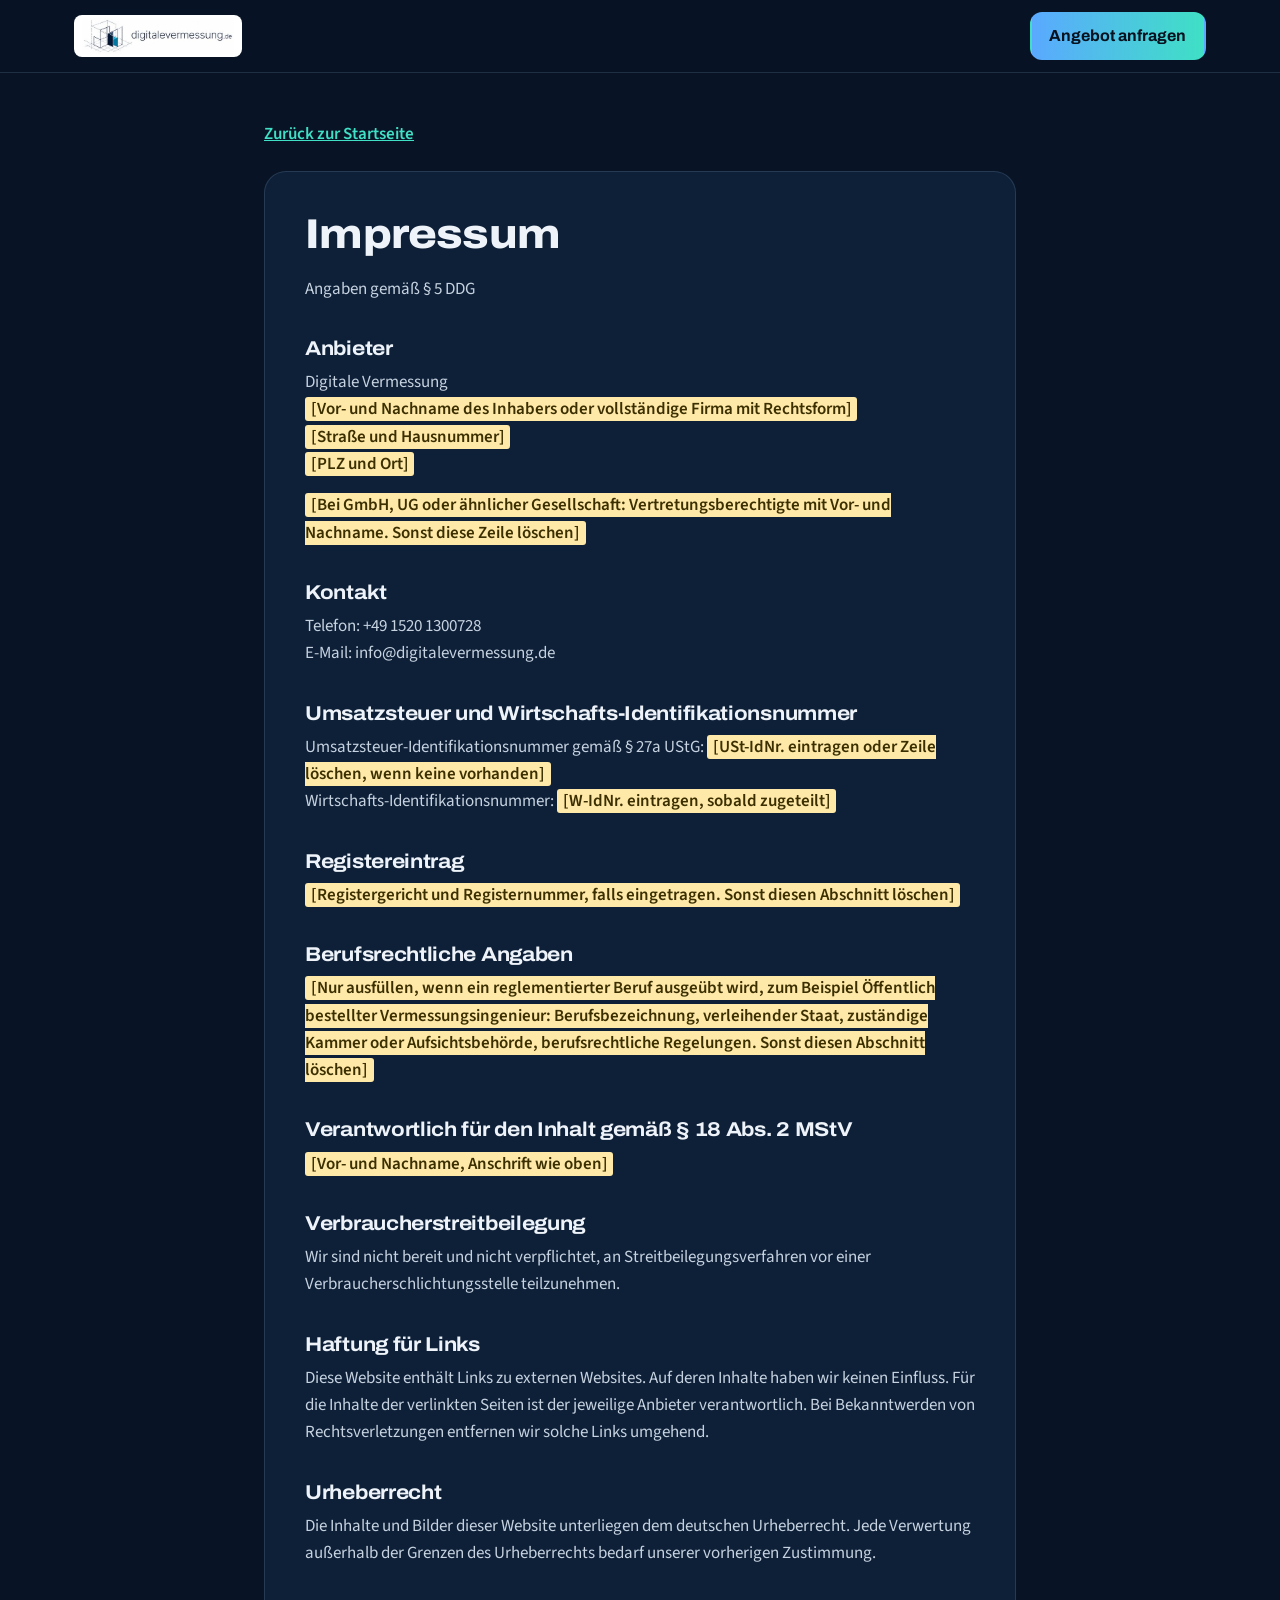
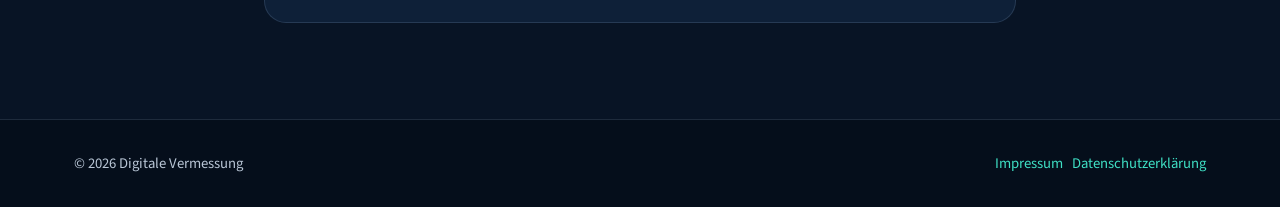
<file: impressum.html>
<!DOCTYPE html>
<html lang="de">
<head>
<meta charset="UTF-8">
<meta name="viewport" content="width=device-width, initial-scale=1">
<meta http-equiv="Content-Security-Policy" content="default-src 'none'; style-src 'self'; img-src 'self'; font-src 'self'; base-uri 'none'; form-action 'none'; object-src 'none'; upgrade-insecure-requests">
<meta name="referrer" content="strict-origin-when-cross-origin">
<meta name="robots" content="noindex, follow">
<title>Impressum | Digitale Vermessung</title>
<meta name="description" content="Anbieterkennzeichnung von Digitale Vermessung.">
<link rel="icon" href="img/icon.png">
<link rel="stylesheet" href="css/site.css">
</head>
<body class="legal-page">
<header class="top">
  <div class="wrap">
    <a href="index.html" class="brand"><img src="img/logo.png" alt="Digitale Vermessung, zur Startseite"></a>
    <nav class="nav-legal"><a href="index.html#kontakt" class="btn btn-main">Angebot anfragen</a></nav>
  </div>
</header>
<main>
<a class="back" href="index.html">Zurück zur Startseite</a>
<div class="sheet">
<h1>Impressum</h1>
<p>Angaben gemäß § 5 DDG</p>

<h2>Anbieter</h2>
<p>Digitale Vermessung<br>
<span class="todo">[Vor- und Nachname des Inhabers oder vollständige Firma mit Rechtsform]</span><br>
<span class="todo">[Straße und Hausnummer]</span><br>
<span class="todo">[PLZ und Ort]</span></p>
<p><span class="todo">[Bei GmbH, UG oder ähnlicher Gesellschaft: Vertretungsberechtigte mit Vor- und Nachname. Sonst diese Zeile löschen]</span></p>

<h2>Kontakt</h2>
<p>Telefon: +49 1520 1300728<br>
E-Mail: info@digitalevermessung.de</p>

<h2>Umsatzsteuer und Wirtschafts-Identifikationsnummer</h2>
<p>Umsatzsteuer-Identifikationsnummer gemäß § 27a UStG: <span class="todo">[USt-IdNr. eintragen oder Zeile löschen, wenn keine vorhanden]</span><br>
Wirtschafts-Identifikationsnummer: <span class="todo">[W-IdNr. eintragen, sobald zugeteilt]</span></p>

<h2>Registereintrag</h2>
<p><span class="todo">[Registergericht und Registernummer, falls eingetragen. Sonst diesen Abschnitt löschen]</span></p>

<h2>Berufsrechtliche Angaben</h2>
<p><span class="todo">[Nur ausfüllen, wenn ein reglementierter Beruf ausgeübt wird, zum Beispiel Öffentlich bestellter Vermessungsingenieur: Berufsbezeichnung, verleihender Staat, zuständige Kammer oder Aufsichtsbehörde, berufsrechtliche Regelungen. Sonst diesen Abschnitt löschen]</span></p>

<h2>Verantwortlich für den Inhalt gemäß § 18 Abs. 2 MStV</h2>
<p><span class="todo">[Vor- und Nachname, Anschrift wie oben]</span></p>

<h2>Verbraucherstreitbeilegung</h2>
<p>Wir sind nicht bereit und nicht verpflichtet, an Streitbeilegungsverfahren vor einer Verbraucherschlichtungsstelle teilzunehmen.</p>

<h2>Haftung für Links</h2>
<p>Diese Website enthält Links zu externen Websites. Auf deren Inhalte haben wir keinen Einfluss. Für die Inhalte der verlinkten Seiten ist der jeweilige Anbieter verantwortlich. Bei Bekanntwerden von Rechtsverletzungen entfernen wir solche Links umgehend.</p>

<h2>Urheberrecht</h2>
<p>Die Inhalte und Bilder dieser Website unterliegen dem deutschen Urheberrecht. Jede Verwertung außerhalb der Grenzen des Urheberrechts bedarf unserer vorherigen Zustimmung.</p>
</div>
</main>
<footer>
  <div class="wrap">
    <div class="legal legal-only">
      <span>&copy; 2026 Digitale Vermessung</span>
      <span><a href="impressum.html">Impressum</a> &nbsp; <a href="datenschutz.html">Datenschutzerklärung</a></span>
    </div>
  </div>
</footer>
</body>
</html>
</file>
<file: css/site.css>
@font-face{font-family:"Archivo";src:url("../fonts/archivo.woff2") format("woff2");font-weight:100 900;font-stretch:62% 125%;font-style:normal;font-display:swap}
@font-face{font-family:"Source Sans 3";src:url("../fonts/source-sans-3.woff2") format("woff2");font-weight:200 900;font-style:normal;font-display:swap}
:root{
  --ink:#0f2440;        /* Tuscheblau der Planzeichnung */
  --ink-soft:#44566e;
  --paper:#f2f5f8;      /* kühles Planpapier */
  --white:#ffffff;
  --line:#cdd6e0;
  --laser:#e0312b;      /* Laserrot, einzige Signalfarbe */
  --laser-dark:#b9231e;
  --max:1180px;
  --head:"Archivo",system-ui,sans-serif;
  --body:"Source Sans 3",system-ui,-apple-system,"Segoe UI",sans-serif;
}
*{box-sizing:border-box;margin:0;padding:0}
html{scroll-behavior:smooth;scroll-padding-top:84px}
body{font-family:var(--body);font-size:1.0625rem;line-height:1.6;color:var(--ink);background:var(--white);-webkit-font-smoothing:antialiased}
img{max-width:100%;display:block}
a{color:inherit}
:focus-visible{outline:3px solid var(--laser);outline-offset:3px}
.wrap{max-width:var(--max);margin:0 auto;padding:0 24px}
h1,h2,h3{font-family:var(--head);font-stretch:112%;line-height:1.08;letter-spacing:-.015em}
h2{font-size:clamp(1.75rem,3.6vw,2.6rem);font-weight:700;max-width:20ch}
h3{font-size:1.2rem;font-weight:700;font-stretch:105%}
.intro{color:var(--ink-soft);max-width:58ch;margin-top:1rem;font-size:1.125rem}
.band{padding:88px 0}
.band-paper{background:var(--paper)}
.band-ink{background:var(--ink);color:#fff}
.band-ink .intro{color:#b9c6d6}

.btn{display:inline-block;font-family:var(--head);font-weight:700;font-size:1rem;text-decoration:none;padding:.95rem 1.5rem;border-radius:4px;border:2px solid transparent;cursor:pointer;transition:background .15s,color .15s,border-color .15s}
.btn-main{background:var(--laser);color:#fff}
.btn-main:hover{background:var(--laser-dark)}
.btn-line{border-color:var(--ink);color:var(--ink)}
.btn-line:hover{background:var(--ink);color:#fff}

/* Kopf */
.top{position:sticky;top:0;z-index:40;background:rgba(255,255,255,.96);backdrop-filter:blur(8px);border-bottom:1px solid var(--line)}
.top .wrap{display:flex;align-items:center;justify-content:space-between;height:72px;gap:1rem}
.brand{display:flex;align-items:center;gap:.7rem;text-decoration:none;font-family:var(--head);font-weight:800;font-stretch:112%;font-size:1.05rem}
.brand img{height:44px;width:auto}
.nav{display:flex;align-items:center;gap:1.7rem}
.nav a{text-decoration:none;font-weight:600;font-size:.98rem}
.nav a:not(.btn):hover{color:var(--laser)}
.nav .tel{font-family:var(--head);font-weight:700;white-space:nowrap}
.nav .btn{padding:.6rem 1.1rem}
.menu-btn{display:none;background:none;border:2px solid var(--ink);border-radius:4px;padding:.45rem .8rem;font:700 .95rem var(--head);color:var(--ink);cursor:pointer}

/* Hero */
.hero{background:#0a1a30;color:#fff;overflow:hidden}
.hero .wrap{display:grid;grid-template-columns:1fr 1.1fr;gap:24px;align-items:center;min-height:min(700px,calc(100vh - 72px));padding-top:56px;padding-bottom:56px}
.hero h1{font-size:clamp(2.3rem,5.2vw,4.1rem);font-weight:800;font-stretch:118%}
.hero p{font-size:1.2rem;color:#c3cfdd;max-width:46ch;margin:1.4rem 0 2rem}
.cta-row{display:flex;gap:.9rem;flex-wrap:wrap}
.btn-ghost{border-color:rgba(255,255,255,.55);color:#fff}
.btn-ghost:hover{background:#fff;color:var(--ink)}
.hero .who{margin:2rem 0 0;font-size:.98rem;color:#93a4b8}
.scan{position:relative;aspect-ratio:1/0.86;width:112%;margin-right:-12%}
.scan canvas{position:absolute;inset:0;width:100%;height:100%}
.scan-note{position:absolute;left:6%;bottom:3%;display:flex;align-items:center;gap:.6rem;font:600 .82rem var(--head);color:#93a4b8}
.scan-note i{width:8px;height:8px;border-radius:50%;background:var(--laser)}
.scan-note b{color:#fff;font-weight:700;font-variant-numeric:tabular-nums}

.shot{margin:0}
.shot img{width:100%;height:auto;aspect-ratio:4/3;object-fit:cover;border-radius:4px;background:var(--ink)}
.shot figcaption{margin-top:.7rem;font:600 .85rem var(--head);color:var(--ink-soft)}

/* Kennzahlen */
.facts{background:var(--ink);color:#fff;border-top:1px solid rgba(255,255,255,.12)}
.facts ul{list-style:none;display:grid;grid-template-columns:repeat(4,1fr)}
.facts li{padding:28px 24px;border-left:1px solid rgba(255,255,255,.14)}
.facts li:first-child{border-left:0;padding-left:0}
.facts b{display:block;font:800 2rem/1.1 var(--head);font-stretch:112%}
.facts span{color:#b9c6d6;font-size:.95rem}

/* Leistungen als Tabelle */
.services{margin-top:48px;display:grid;grid-template-columns:repeat(3,1fr);gap:28px}
.svc{display:flex;flex-direction:column;text-decoration:none;border:1px solid var(--line);border-radius:4px;overflow:hidden;background:#fff;transition:border-color .15s}
.svc:hover{border-color:var(--ink)}
.svc img{width:100%;aspect-ratio:3/2;object-fit:cover;background:var(--ink)}
.svc-body{padding:22px 22px 24px;display:flex;flex-direction:column;flex:1}
.svc p{color:var(--ink-soft);margin:.5rem 0 1.1rem}
.svc .out{margin-top:auto;padding-top:14px;border-top:1px solid var(--line);font-size:.95rem}
.svc .out b{display:block;font-family:var(--head);font-size:.82rem;color:var(--laser);font-weight:700}
.svc:hover h3{color:var(--laser)}

/* Galerie */
.gallery{display:flex;gap:16px;overflow-x:auto;scroll-snap-type:x mandatory;padding:36px 24px 8px;padding-inline:max(24px,calc(50vw - 566px));scroll-padding-inline:max(24px,calc(50vw - 566px));scrollbar-width:thin}
.gallery figure{flex:0 0 min(78vw,440px);scroll-snap-align:start;margin:0}
.gallery img{width:100%;aspect-ratio:4/3;object-fit:cover;border-radius:4px;background:var(--ink)}
.gallery figcaption{margin-top:.6rem;font:600 .9rem var(--head);color:var(--ink-soft)}

/* Kette Realität bis Modell */
.chain{display:grid;grid-template-columns:repeat(5,1fr);margin-top:48px;counter-reset:n}
.chain li{list-style:none;padding:0 22px 0 0;position:relative;counter-increment:n}
.chain li::before{content:counter(n);display:grid;place-items:center;width:38px;height:38px;border-radius:50%;background:var(--laser);font:800 1rem var(--head);margin-bottom:18px;position:relative;z-index:1}
.chain li::after{content:"";position:absolute;top:19px;left:38px;right:0;height:1px;background:rgba(255,255,255,.3)}
.chain li:last-child::after{display:none}
.chain h3{margin-bottom:.4rem}
.chain p{color:#b9c6d6;font-size:.98rem}

/* Zielgruppen */
.two{display:grid;grid-template-columns:1fr 1.3fr;gap:64px;align-items:start}
.tasks{list-style:none;display:grid;grid-template-columns:1fr 1fr;column-gap:32px;border-top:2px solid var(--ink)}
.tasks li{padding:16px 0 16px 1.6rem;border-bottom:1px solid var(--line);position:relative;font-weight:600}
.tasks li::before{content:"";position:absolute;left:0;top:1.55rem;width:9px;height:9px;background:var(--laser);border-radius:50%}

/* Formate */
.formats{margin-top:40px;width:100%;border-collapse:collapse}
.formats th,.formats td{text-align:left;padding:16px 0;border-bottom:1px solid var(--line);vertical-align:top}
.formats th{width:30%;font-family:var(--head);font-weight:700}
.formats code{font:600 .95rem var(--head);background:var(--paper);border:1px solid var(--line);border-radius:3px;padding:.2rem .55rem;margin:0 .35rem .35rem 0;display:inline-block}

/* Referenzen */
.lead-ref{display:grid;grid-template-columns:1fr 1fr;margin-top:48px;border:2px solid var(--ink)}
.lead-ref .num{background:var(--ink);color:#fff;padding:44px 40px;display:flex;flex-direction:column;justify-content:center}
.lead-ref .num b{font:800 clamp(2.6rem,6vw,4.4rem)/1 var(--head);font-stretch:118%}
.lead-ref .num span{color:#b9c6d6;margin-top:.6rem}
.lead-ref .txt{padding:44px 40px}
.lead-ref .txt p{color:var(--ink-soft);margin-top:.7rem}
.refs{display:grid;grid-template-columns:repeat(4,1fr);gap:0;border-bottom:1px solid var(--line)}
.refs div{padding:28px 24px 28px 0}
.refs small{display:block;color:var(--ink-soft);font-size:.9rem;margin-bottom:.25rem}
.refs p{color:var(--ink-soft);font-size:.98rem;margin-top:.4rem}

/* Über uns */
.about{display:grid;grid-template-columns:1fr 1fr;gap:64px;align-items:center}
.about img{width:100%;aspect-ratio:4/5;object-fit:cover;border-radius:4px}
.about img{width:100%;aspect-ratio:4/3;object-fit:cover;border-radius:4px;background:var(--line)}
.about ul{list-style:none;margin-top:1.4rem;border-top:2px solid var(--ink)}
.about li{padding:.75rem 0 .75rem 1.6rem;border-bottom:1px solid var(--line);position:relative}
.about li::before{content:"";position:absolute;left:0;top:1.3rem;width:9px;height:9px;background:var(--laser);border-radius:50%}

/* FAQ */
.faq{margin-top:36px;max-width:820px;border-top:2px solid var(--ink)}
.faq details{border-bottom:1px solid var(--line)}
.faq summary{cursor:pointer;list-style:none;padding:20px 40px 20px 0;font:700 1.08rem var(--head);position:relative}
.faq summary::-webkit-details-marker{display:none}
.faq summary::after{content:"+";position:absolute;right:4px;top:14px;font-size:1.6rem;font-weight:400;color:var(--laser)}
.faq details[open] summary::after{content:"\2212"}
.faq p{color:var(--ink-soft);padding:0 40px 22px 0;max-width:68ch}

/* Kontakt */
.contact{display:grid;grid-template-columns:1fr 1.1fr;gap:64px;align-items:start}
.direct{margin-top:2rem;display:grid;gap:.2rem}
.direct a{font:800 clamp(1.3rem,2.6vw,1.75rem) var(--head);text-decoration:none;font-stretch:108%}
.direct a:hover{color:#ffb4b0}
.direct small{color:#b9c6d6;font-size:.95rem;margin-top:1rem}
form{background:#fff;color:var(--ink);padding:32px;border-radius:4px;display:grid;gap:16px}
.row{display:grid;grid-template-columns:1fr 1fr;gap:16px}
label{font-weight:600;font-size:.95rem;display:block}
input,select,textarea{width:100%;margin-top:6px;padding:.8rem .9rem;border:1.5px solid var(--line);border-radius:4px;font:inherit;color:inherit;background:#fff}
input:focus,select:focus,textarea:focus{outline:0;border-color:var(--ink);box-shadow:0 0 0 3px rgba(15,36,64,.14)}
form .btn{width:100%;text-align:center}
.check{display:flex;gap:.6rem;align-items:flex-start;font-weight:400;font-size:.92rem}
.check input{width:auto;margin-top:.25rem}
.hint{font-size:.88rem;color:var(--ink-soft)}

/* Fuß */
footer{background:#0a1a30;color:#b9c6d6;padding:56px 0 110px;font-size:.98rem}
.fgrid{display:grid;grid-template-columns:1.4fr 1fr 1fr 1fr;gap:40px}
footer h4{font:700 1rem var(--head);color:#fff;margin-bottom:.9rem}
footer ul{list-style:none;display:grid;gap:.5rem}
footer a{text-decoration:none}
footer a:hover{color:#fff;text-decoration:underline}
footer .brand{color:#fff;margin-bottom:1rem}
.legal{margin-top:40px;padding-top:22px;border-top:1px solid rgba(255,255,255,.12);display:flex;justify-content:space-between;flex-wrap:wrap;gap:1rem;font-size:.92rem}

/* Mobile Aktionsleiste */
.bar{display:none;position:fixed;left:0;right:0;bottom:0;z-index:50;background:#fff;border-top:1px solid var(--line);padding:10px 12px calc(10px + env(safe-area-inset-bottom));gap:10px}
.bar .btn{flex:1;text-align:center;padding:.8rem .5rem}

@media(max-width:980px){
  .hero .wrap{grid-template-columns:1fr;min-height:0;padding-top:40px;padding-bottom:24px}
  .scan{width:100%;margin:0 auto;max-width:560px}
  .services{grid-template-columns:1fr 1fr}
  .chain{grid-template-columns:1fr;gap:26px}
  .chain li{padding-left:58px}
  .chain li::before{position:absolute;left:0;top:0}
  .chain li::after{top:38px;left:19px;right:auto;bottom:-26px;width:1px;height:auto}
  .two,.about,.contact,.lead-ref{grid-template-columns:1fr;gap:36px}
  .lead-ref{gap:0}
  .refs{grid-template-columns:1fr 1fr}
  .fgrid{grid-template-columns:1fr 1fr}
  .facts ul{grid-template-columns:1fr 1fr}
  .facts li{padding:20px 16px}
  .facts li:nth-child(odd){border-left:0;padding-left:0}
  .facts li:nth-child(n+3){border-top:1px solid rgba(255,255,255,.14)}
}
@media(max-width:760px){
  .band{padding:60px 0}
  .menu-btn{display:block}
  .nav{display:none;position:absolute;top:72px;left:0;right:0;background:#fff;border-bottom:1px solid var(--line);flex-direction:column;align-items:flex-start;padding:20px 24px;gap:1.1rem}
  .nav.open{display:flex}
  .tasks,.refs,.row,.fgrid,.services{grid-template-columns:1fr}
  .about img{aspect-ratio:4/3}
  .formats th,.formats td{display:block;width:100%}
  .formats th{border-bottom:0;padding-bottom:4px}
  .formats td{padding-top:4px}
  .lead-ref .num,.lead-ref .txt{padding:28px 22px}
  form{padding:22px}
  .bar{display:flex}
}
@media(prefers-reduced-motion:reduce){html{scroll-behavior:auto}}

/* Hilfsklassen und Rechtstexte */
.flush-top{padding-top:0}
.narrow{max-width:32ch}
.legal-page{background:var(--paper)}
.legal-page main{max-width:800px;margin:0 auto;padding:48px 24px 96px}
.legal-page .sheet{background:#fff;border:1px solid var(--line);border-radius:4px;padding:40px}
.legal-page h1{font-size:clamp(1.9rem,4vw,2.6rem);font-weight:800;margin-bottom:1.2rem}
.legal-page h2{font-size:1.25rem;margin:2.2rem 0 .6rem;max-width:none}
.legal-page h3{font-size:1.05rem;margin:1.4rem 0 .4rem}
.legal-page p,.legal-page ul{margin-bottom:.9rem;color:var(--ink-soft)}
.legal-page ul{padding-left:1.2rem}
.legal-page .back{display:inline-block;margin-bottom:1.4rem;font-weight:600}
.legal-page .stand{font-size:.92rem}
.todo{background:#ffe9a8;color:#3b2f00;border-radius:3px;padding:0 .35rem;font-weight:600}
@media(max-width:760px){.legal-page .sheet{padding:24px 20px}}
.nav-legal .btn{padding:.6rem 1.1rem}
.legal-only{margin-top:0;padding-top:0;border-top:0}
.legal-page footer{padding:32px 0}

/* ===== Dunkles Design, Stand November 2026 ===== */
:root{
  --bg:#081425;--panel:#0e2038;--panel-2:#132a48;--edge:rgba(160,190,230,.16);
  --text:#eef3f9;--dim:#a9b8cb;
  --a1:#5aa9ff;--a2:#3fe0c5;--grad:linear-gradient(90deg,#5aa9ff,#3fe0c5);
  --ink:#eef3f9;--ink-soft:#a9b8cb;--paper:#0b1b31;--line:rgba(160,190,230,.16);--white:#0e2038;
  --r:18px;
}
body{background:var(--bg);color:var(--text)}
:focus-visible{outline-color:var(--a2)}
h2{max-width:24ch}
.grad{background:var(--grad);-webkit-background-clip:text;background-clip:text;color:transparent;display:inline-block}
.eyebrow{display:flex;align-items:center;gap:.7rem;font:600 .9rem var(--head);color:var(--a2);margin-bottom:.9rem}
.eyebrow::before{content:"";width:28px;height:2px;background:var(--grad);flex:none}
.band-paper{background:var(--paper)}
.band-ink{background:linear-gradient(180deg,#0b1b31,#0e2038)}
.intro{color:var(--dim)}

.btn{border-radius:12px}
.btn-main{background:var(--grad);color:#06121f;border-color:transparent}
.btn-main:hover{background:linear-gradient(90deg,#7bbcff,#6ff0d8);color:#06121f}
.btn-ghost,.btn-line{border-color:rgba(255,255,255,.4);color:#fff;background:rgba(255,255,255,.03)}
.btn-ghost:hover,.btn-line:hover{background:#fff;color:#06121f;border-color:#fff}

.top{background:rgba(8,20,37,.86);border-bottom:1px solid var(--edge)}
.brand img{background:#fff;border-radius:8px;padding:3px 8px;height:42px}
.nav a{color:var(--text)}
.nav a:not(.btn):hover{color:var(--a2)}
.nav .btn-main{color:#06121f}
.menu-btn{border-color:rgba(255,255,255,.5);color:#fff;border-radius:10px}

/* Hero: Scan vollflächig, Text in Glaskarte */
.hero{position:relative;background:radial-gradient(900px 500px at 78% 30%,#12305a 0%,transparent 70%),var(--bg);border-bottom:0;overflow:hidden}
.hero>.wrap{display:block;min-height:0;padding-top:0;padding-bottom:0;position:relative;z-index:2}
.hero>.wrap:nth-of-type(2){padding-top:64px;padding-bottom:40px;min-height:min(600px,calc(100vh - 200px));display:flex;align-items:center}
.hero .scan{position:absolute;top:0;bottom:90px;left:34%;right:-4%;width:auto;margin:0;aspect-ratio:auto;z-index:1}
.glass{max-width:470px;padding:34px 34px 36px;border-radius:24px;background:rgba(10,24,44,.62);border:1px solid var(--edge);backdrop-filter:blur(14px);-webkit-backdrop-filter:blur(14px);box-shadow:0 30px 80px rgba(0,0,0,.35)}
.hero h1{font-size:clamp(2rem,4vw,3rem);font-stretch:112%;line-height:1.1}
.hero h1 .grad{display:block}
.hero p{font-size:1.08rem;color:#cfd9e6;margin:1.1rem 0 1.6rem}
.hero .eyebrow{margin:0 0 1rem;font-size:.85rem;color:var(--a2)}
.scan-note{left:auto;right:9%;bottom:4%}
.hero-strip{list-style:none;display:grid;grid-template-columns:repeat(4,1fr);border-top:1px solid var(--edge);margin:0}
.hero-strip li{padding:22px 20px;border-left:1px solid var(--edge)}
.hero-strip li:first-child{border-left:0;padding-left:0}
.hero-strip b{display:block;font:700 1rem var(--head)}
.hero-strip span{color:var(--dim);font-size:.92rem}

.facts{background:var(--paper);border-top:1px solid var(--edge);border-bottom:1px solid var(--edge)}
.facts ul{grid-template-columns:repeat(3,1fr)}
.facts b{background:var(--grad);-webkit-background-clip:text;background-clip:text;color:transparent;font-size:2.4rem}
.facts span{color:var(--dim)}

.services{border-top:0}
.svc{background:var(--panel);border:1px solid var(--edge);border-radius:var(--r);color:var(--text)}
.svc:hover{border-color:var(--a1)}
.svc:hover h3{color:var(--a2)}
.svc img{background:#000}
.svc .out b{color:var(--a2)}

.shot img,.about img,.gallery img{border-radius:var(--r);border:1px solid var(--edge)}
.shot figcaption,.gallery figcaption{color:var(--dim)}
.about ul,.tasks,.faq,.groups{border-top-color:var(--edge)}
.about li::before,.tasks li::before{background:var(--a2)}

/* Pakete */
.packs{display:grid;grid-template-columns:repeat(3,1fr);gap:24px;margin-top:44px;align-items:stretch}
.pack{display:flex;flex-direction:column;background:var(--panel);border:1px solid var(--edge);border-radius:22px;padding:30px 28px}
.pack-hi{background:linear-gradient(160deg,#17345c,#0e2038);border-color:rgba(90,169,255,.55);box-shadow:0 24px 60px rgba(0,0,0,.35)}
.pack-tag{font:700 .82rem var(--head);color:var(--a2);margin-bottom:.6rem}
.pack h3{font-size:1.35rem}
.pack>p:not(.pack-tag){color:var(--dim);margin:.5rem 0 1.2rem}
.pack ul{list-style:none;margin-bottom:1.8rem;display:grid;gap:.6rem}
.pack li{padding-left:1.7rem;position:relative}
.pack li::before{content:"";position:absolute;left:0;top:.42rem;width:14px;height:8px;border-left:2px solid var(--a2);border-bottom:2px solid var(--a2);transform:rotate(-45deg) scale(.8)}
.pack .btn{margin-top:auto;text-align:center}
.packs-note{margin-top:1.6rem;color:var(--dim);text-align:center}

.chain li::before{background:var(--grad);color:#06121f}
.chain li::after{background:var(--edge)}
.chain p{color:var(--dim)}

.formats th,.formats td{border-bottom-color:var(--edge)}
.formats code{background:var(--panel-2);border-color:var(--edge);color:var(--text);border-radius:8px}

.lead-ref{border:1px solid var(--edge);border-radius:22px;overflow:hidden}
.lead-ref .num{background:linear-gradient(150deg,#17345c,#0e2038)}
.lead-ref .num b{background:var(--grad);-webkit-background-clip:text;background-clip:text;color:transparent}
.lead-ref .txt{background:var(--panel)}
.refs{border-bottom-color:var(--edge)}
.refs small{color:var(--a2)}

.faq summary::after{color:var(--a2)}
.faq details{border-bottom-color:var(--edge)}

.direct a:hover{color:var(--a2)}
form{background:var(--panel);color:var(--text);border:1px solid var(--edge);border-radius:22px}
input,select,textarea{background:#0a182c;border-color:var(--edge);color:var(--text);border-radius:10px}
input:focus,select:focus,textarea:focus{border-color:var(--a1);box-shadow:0 0 0 3px rgba(90,169,255,.25)}
::placeholder{color:#7f90a6}
.hint,.hint a{color:var(--dim)}

footer{background:#050e1b;border-top:1px solid var(--edge)}
.bar{background:#0b1b31;border-top:1px solid var(--edge)}

.legal-page{background:var(--bg)}
.legal-page .sheet{background:var(--panel);border-color:var(--edge);border-radius:22px}
.legal-page p,.legal-page ul{color:#c6d2e0}
.legal-page a{color:var(--a2)}
.legal-page .btn-main{color:#06121f}

@media(max-width:980px){
  .hero .scan{position:relative;left:auto;right:auto;top:auto;bottom:auto;height:300px;margin:8px 0 -20px}
  .hero{display:flex;flex-direction:column}
  .hero>.wrap:nth-of-type(2){order:1;min-height:0;padding-top:28px;padding-bottom:24px}
  .hero .scan{order:2}
  .hero>.wrap:last-of-type{order:3}
  .scan-note{right:auto;left:24px;bottom:28px}
  .glass{max-width:none}
  .hero-strip{grid-template-columns:1fr 1fr}
  .hero-strip li{padding:16px 14px}
  .hero-strip li:nth-child(odd){border-left:0;padding-left:0}
  .hero-strip li:nth-child(n+3){border-top:1px solid var(--edge)}
  .packs{grid-template-columns:1fr}
  .facts ul{grid-template-columns:repeat(3,1fr)}
  .facts li,.facts li:nth-child(odd){border-left:1px solid var(--edge);padding:20px 14px;border-top:0}
  .facts li:first-child{border-left:0;padding-left:0}
  .facts b{font-size:1.7rem}
}
@media(max-width:760px){
  .nav{background:#0b1b31;border-bottom-color:var(--edge)}
  .glass{padding:24px 20px 26px;border-radius:20px}
}
</file>
